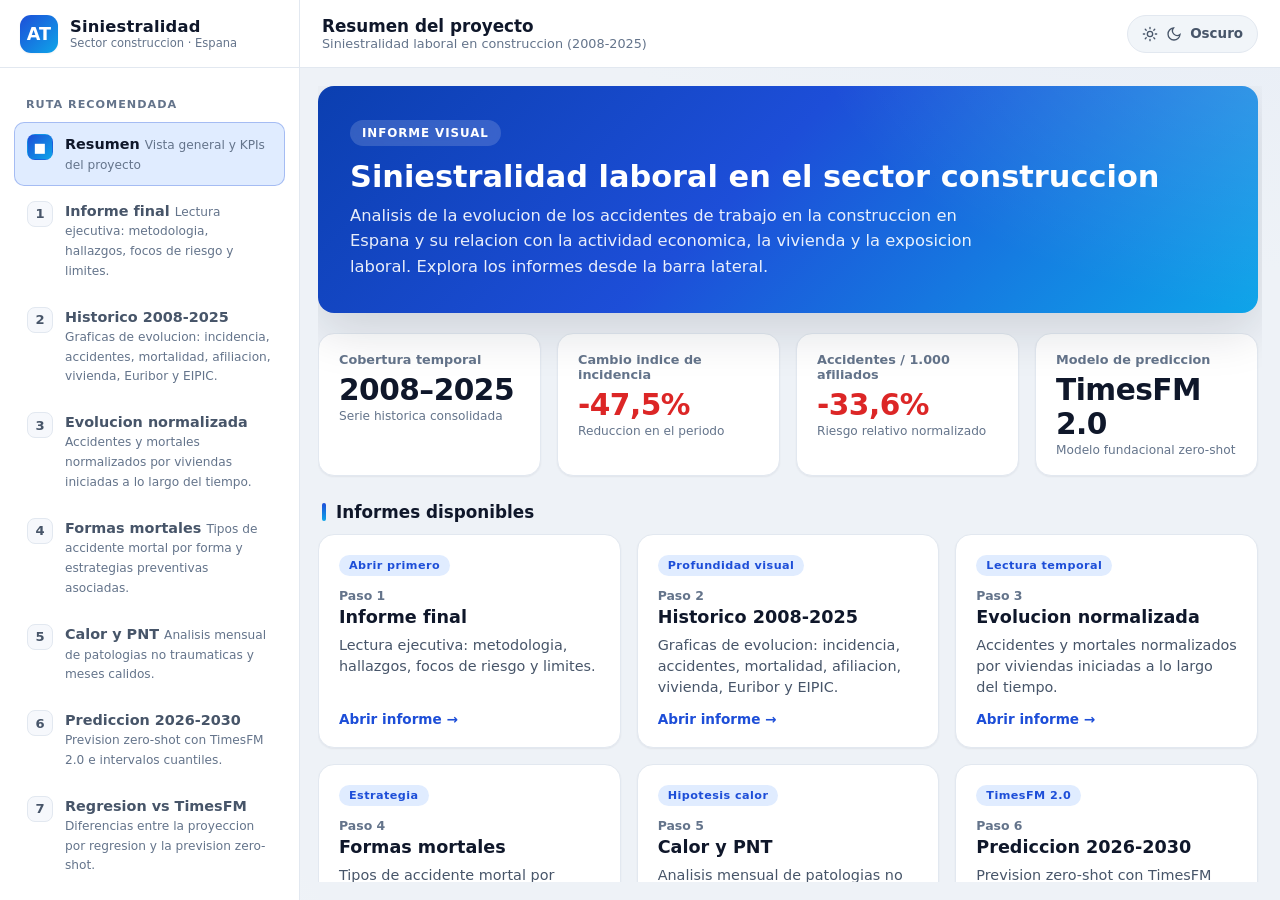
<file: index.html>
<!doctype html>
<html lang="es">
<head>
<meta charset="utf-8">
<meta name="viewport" content="width=device-width, initial-scale=1">
<title>Siniestralidad en Construccion | Dashboard</title>
<meta name="description" content="Dashboard de analisis de la siniestralidad laboral en el sector construccion en Espana (2008-2025).">
<link rel="stylesheet" href="assets/styles.css">
</head>
<body>
<div class="app">

  <!-- Marca -->
  <div class="brand">
    <div class="brand__logo">AT</div>
    <div>
      <div class="brand__name">Siniestralidad</div>
      <div class="brand__sub">Sector construccion &middot; Espana</div>
    </div>
  </div>

  <!-- Cabecera -->
  <header class="header">
    <button class="iconbtn iconbtn--icon menu-toggle" id="menu-toggle" aria-label="Abrir menu">
      <svg viewBox="0 0 24 24" fill="none" stroke="currentColor" stroke-width="2" stroke-linecap="round"><path d="M4 6h16M4 12h16M4 18h16"/></svg>
    </button>
    <div class="header__title">
      <h1 id="header-title">Resumen del proyecto</h1>
      <p id="header-sub">Siniestralidad laboral en construccion (2008-2025)</p>
    </div>
    <div class="header__spacer"></div>
    <button class="iconbtn" id="theme-toggle" aria-pressed="false" aria-label="Cambiar tema">
      <svg class="theme-sun" viewBox="0 0 24 24" fill="none" stroke="currentColor" stroke-width="2" stroke-linecap="round"><circle cx="12" cy="12" r="4"/><path d="M12 2v2M12 20v2M4.9 4.9l1.4 1.4M17.7 17.7l1.4 1.4M2 12h2M20 12h2M4.9 19.1l1.4-1.4M17.7 6.3l1.4-1.4"/></svg>
      <svg class="theme-moon" viewBox="0 0 24 24" fill="none" stroke="currentColor" stroke-width="2" stroke-linecap="round" hidden><path d="M21 12.8A9 9 0 1 1 11.2 3a7 7 0 0 0 9.8 9.8z"/></svg>
      <span class="theme-label">Oscuro</span>
    </button>
  </header>

  <!-- Barra lateral -->
  <aside class="sidebar" id="sidebar">
    <div class="nav-group__label">Ruta recomendada</div>
    <nav id="nav-list"></nav>
    <div class="sidebar__foot">
      Fuentes oficiales trazables: MITES, INSST, Seguridad Social, ISTAC, EIPIC y BCE.
      Version 1 &middot; base historica 2008-2025.
    </div>
  </aside>

  <!-- Contenido -->
  <main class="main">

    <!-- Vista: Resumen -->
    <section class="view overview" id="view-overview">
      <div class="hero">
        <span class="hero__tag">Informe visual</span>
        <h2>Siniestralidad laboral en el sector construccion</h2>
        <p>Analisis de la evolucion de los accidentes de trabajo en la construccion en Espana y su relacion con la actividad economica, la vivienda y la exposicion laboral. Explora los informes desde la barra lateral.</p>
      </div>

      <div class="kpis">
        <div class="kpi">
          <div class="kpi__label">Cobertura temporal</div>
          <div class="kpi__value">2008&ndash;2025</div>
          <div class="kpi__hint">Serie historica consolidada</div>
        </div>
        <div class="kpi">
          <div class="kpi__label">Cambio indice de incidencia</div>
          <div class="kpi__value neg">-47,5%</div>
          <div class="kpi__hint">Reduccion en el periodo</div>
        </div>
        <div class="kpi">
          <div class="kpi__label">Accidentes / 1.000 afiliados</div>
          <div class="kpi__value neg">-33,6%</div>
          <div class="kpi__hint">Riesgo relativo normalizado</div>
        </div>
        <div class="kpi">
          <div class="kpi__label">Modelo de prediccion</div>
          <div class="kpi__value">TimesFM 2.0</div>
          <div class="kpi__hint">Modelo fundacional zero-shot</div>
        </div>
      </div>

      <div class="section-title">Informes disponibles</div>
      <div class="cards" id="cards"></div>
    </section>

    <!-- Vista: Informe -->
    <section class="view viewer" id="view-report" hidden>
      <div class="viewer__bar">
        <span class="viewer__crumb">Informe / <b id="crumb-title">&mdash;</b></span>
        <div class="viewer__actions">
          <button class="iconbtn" id="open-new">
            <svg viewBox="0 0 24 24" fill="none" stroke="currentColor" stroke-width="2" stroke-linecap="round" stroke-linejoin="round"><path d="M14 3h7v7M10 14L21 3M21 14v5a2 2 0 0 1-2 2H5a2 2 0 0 1-2-2V5a2 2 0 0 1 2-2h5"/></svg>
            <span>Abrir aparte</span>
          </button>
          <button class="iconbtn iconbtn--icon" id="fullscreen" aria-label="Pantalla completa">
            <svg viewBox="0 0 24 24" fill="none" stroke="currentColor" stroke-width="2" stroke-linecap="round" stroke-linejoin="round"><path d="M8 3H5a2 2 0 0 0-2 2v3M16 3h3a2 2 0 0 1 2 2v3M8 21H5a2 2 0 0 1-2-2v-3M16 21h3a2 2 0 0 0 2-2v-3"/></svg>
          </button>
        </div>
      </div>
      <div class="viewer__frame-wrap">
        <div class="loader" id="loader"><div class="spinner"></div></div>
        <iframe id="report-frame" title="Informe" loading="lazy"></iframe>
      </div>
    </section>

  </main>

  <div class="backdrop" id="backdrop"></div>
</div>

<script src="assets/app.js"></script>
</body>
</html>
</file>
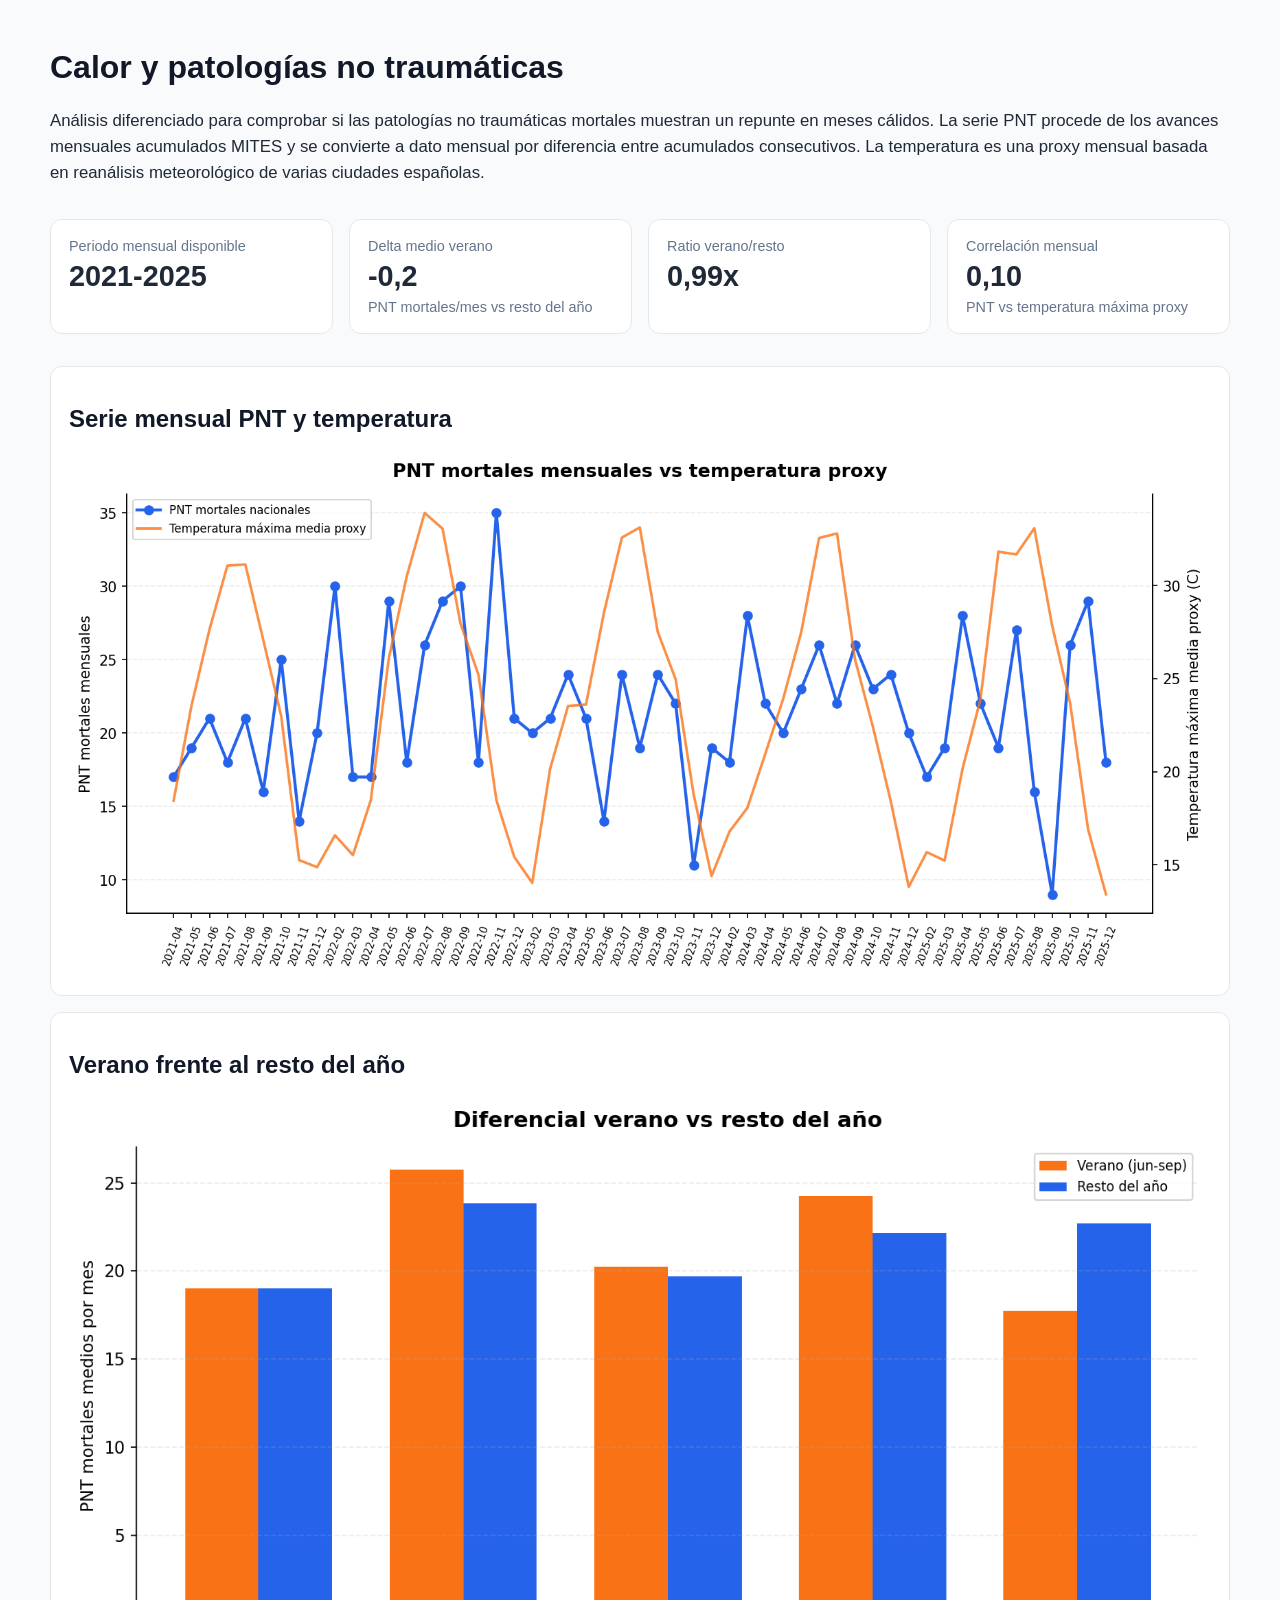
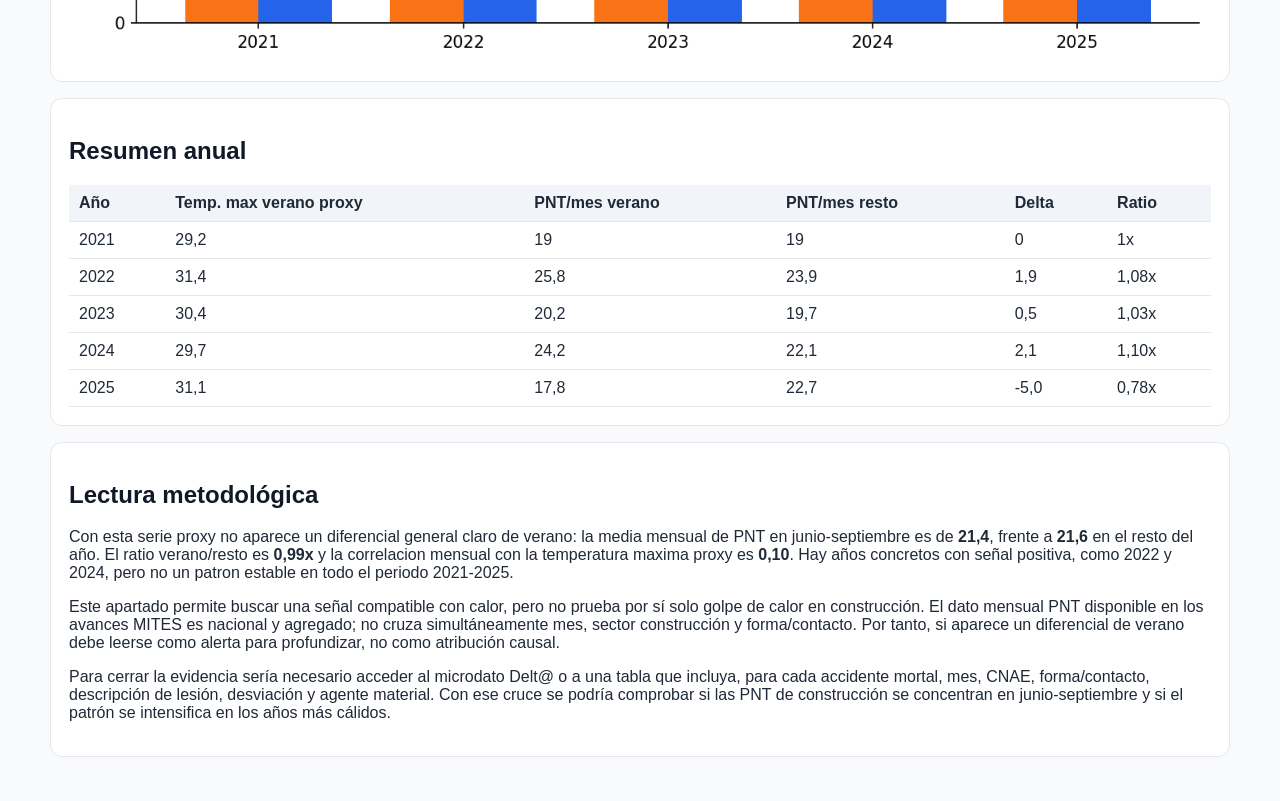
<file: reports/calor_pnt.html>
<!doctype html>
<html lang="es">
<head>
<meta charset="utf-8">
<meta name="viewport" content="width=device-width, initial-scale=1">
<title>Calor y PNT mortales</title>
<style>
body { font-family: Arial, sans-serif; margin: 0; background: #f8fafc; color: #1f2937; }
main { max-width: 1180px; margin: 0 auto; padding: 28px; }
h1, h2, h3 { color: #111827; }
.lead { font-size: 1.05rem; line-height: 1.55; }
.grid { display: grid; grid-template-columns: repeat(auto-fit, minmax(260px, 1fr)); gap: 16px; }
.card { background: #fff; border: 1px solid #e5e7eb; border-radius: 12px; padding: 18px; margin: 16px 0; }
.stat { font-size: 1.8rem; font-weight: 700; margin: 6px 0; }
.caption { color: #64748b; font-size: .9rem; }
img { max-width: 100%; height: auto; display: block; }
table { width: 100%; border-collapse: collapse; background: #fff; }
th, td { border-bottom: 1px solid #e5e7eb; padding: 9px 10px; text-align: left; }
th { background: #f1f5f9; }
code { background: #eef2f7; padding: 2px 4px; border-radius: 4px; }
</style>
</head>
<body><main>
<h1>Calor y patologías no traumáticas</h1>
<p class="lead">Análisis diferenciado para comprobar si las patologías no traumáticas mortales muestran un repunte en meses cálidos. La serie PNT procede de los avances mensuales acumulados MITES y se convierte a dato mensual por diferencia entre acumulados consecutivos. La temperatura es una proxy mensual basada en reanálisis meteorológico de varias ciudades españolas.</p>
<div class="grid">
  <div class="card"><div class="caption">Periodo mensual disponible</div><div class="stat">2021-2025</div></div>
  <div class="card"><div class="caption">Delta medio verano</div><div class="stat">-0,2</div><div class="caption">PNT mortales/mes vs resto del año</div></div>
  <div class="card"><div class="caption">Ratio verano/resto</div><div class="stat">0,99x</div></div>
  <div class="card"><div class="caption">Correlación mensual</div><div class="stat">0,10</div><div class="caption">PNT vs temperatura máxima proxy</div></div>
</div>
<section class="card"><h2>Serie mensual PNT y temperatura</h2><img src="[data-uri]" alt="PNT mortales mensuales y temperatura proxy"></section>
<section class="card"><h2>Verano frente al resto del año</h2><img src="[data-uri]" alt="Diferencial verano frente a resto del año"></section>
<section class="card"><h2>Resumen anual</h2><table><thead><tr><th>Año</th><th>Temp. max verano proxy</th><th>PNT/mes verano</th><th>PNT/mes resto</th><th>Delta</th><th>Ratio</th></tr></thead><tbody><tr><td>2021</td><td>29,2</td><td>19</td><td>19</td><td>0</td><td>1x</td></tr><tr><td>2022</td><td>31,4</td><td>25,8</td><td>23,9</td><td>1,9</td><td>1,08x</td></tr><tr><td>2023</td><td>30,4</td><td>20,2</td><td>19,7</td><td>0,5</td><td>1,03x</td></tr><tr><td>2024</td><td>29,7</td><td>24,2</td><td>22,1</td><td>2,1</td><td>1,10x</td></tr><tr><td>2025</td><td>31,1</td><td>17,8</td><td>22,7</td><td>-5,0</td><td>0,78x</td></tr></tbody></table></section>
<section class="card"><h2>Lectura metodológica</h2>
<p>Con esta serie proxy no aparece un diferencial general claro de verano: la media mensual de PNT en junio-septiembre es de <strong>21,4</strong>, frente a <strong>21,6</strong> en el resto del año. El ratio verano/resto es <strong>0,99x</strong> y la correlacion mensual con la temperatura maxima proxy es <strong>0,10</strong>. Hay años concretos con señal positiva, como 2022 y 2024, pero no un patron estable en todo el periodo 2021-2025.</p>
<p>Este apartado permite buscar una señal compatible con calor, pero no prueba por sí solo golpe de calor en construcción. El dato mensual PNT disponible en los avances MITES es nacional y agregado; no cruza simultáneamente mes, sector construcción y forma/contacto. Por tanto, si aparece un diferencial de verano debe leerse como alerta para profundizar, no como atribución causal.</p>
<p>Para cerrar la evidencia sería necesario acceder al microdato Delt@ o a una tabla que incluya, para cada accidente mortal, mes, CNAE, forma/contacto, descripción de lesión, desviación y agente material. Con ese cruce se podría comprobar si las PNT de construcción se concentran en junio-septiembre y si el patrón se intensifica en los años más cálidos.</p>
</section>
</main></body>
</html>
</file>
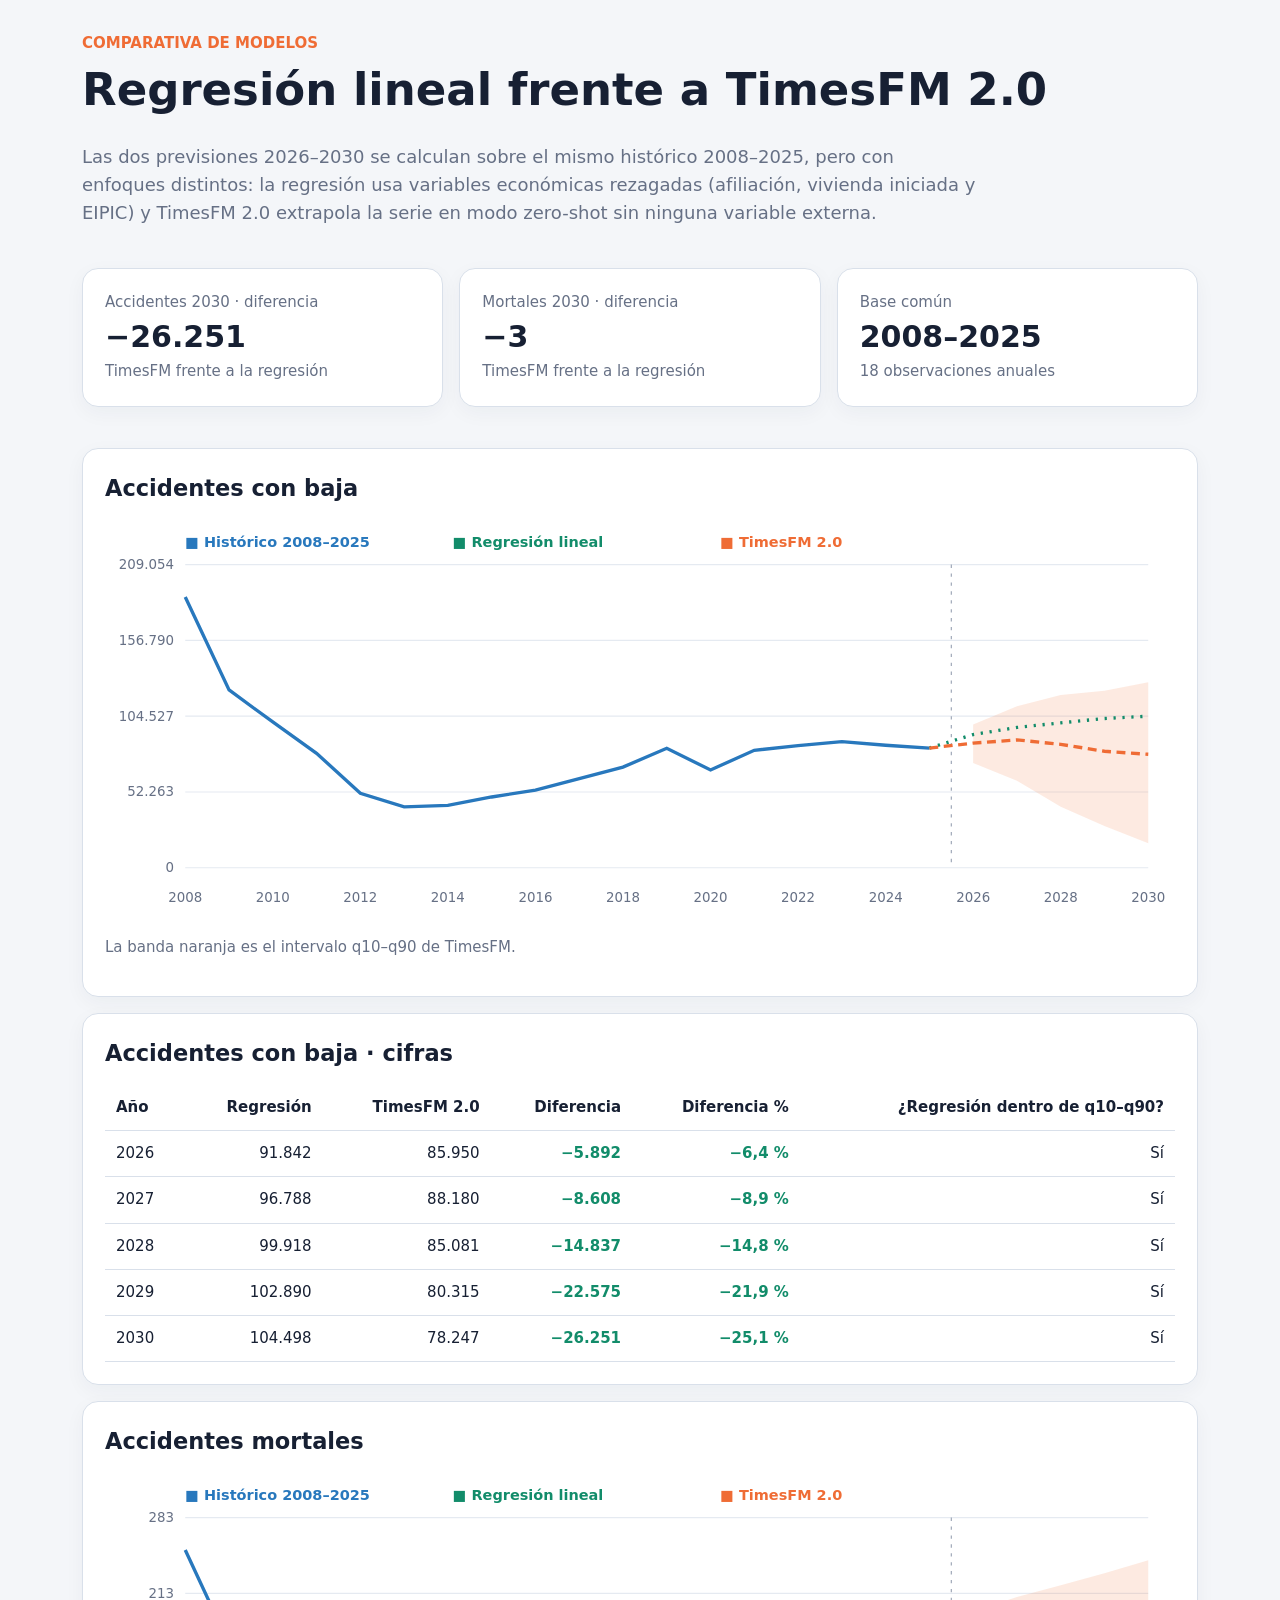
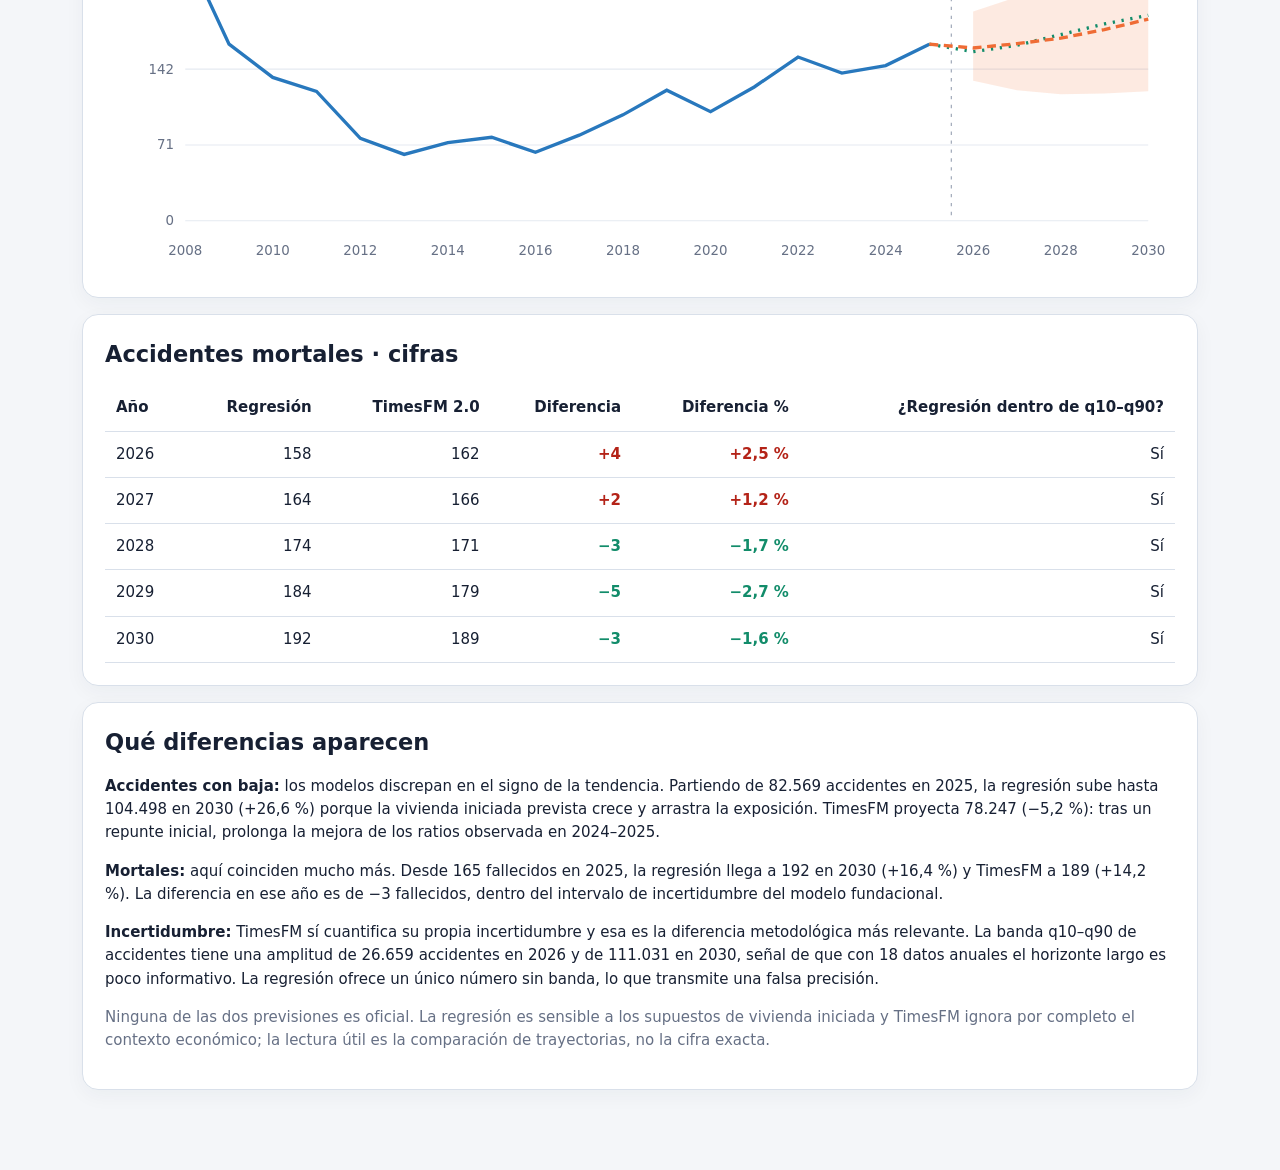
<file: reports/comparativa_modelos.html>
<!doctype html>
<html lang="es"><head><meta charset="utf-8"><meta name="viewport" content="width=device-width,initial-scale=1">
<title>Regresión frente a TimesFM 2.0</title>
<style>
:root{--ink:#172033;--muted:#667085;--card:#fff;--line:#d9e0ea;--brand:#ef6c35;--blue:#2878bd;--green:#128c6a}
*{box-sizing:border-box} body{margin:0;background:#f4f6f9;color:var(--ink);font:15px/1.55 system-ui,sans-serif}
main{max-width:1160px;margin:auto;padding:32px 22px 64px} h1{font-size:clamp(28px,4vw,45px);margin:0 0 8px}
h2{margin:0 0 14px} .lead{font-size:18px;color:var(--muted);max-width:900px}
.kpis{display:grid;grid-template-columns:repeat(3,1fr);gap:16px;margin:25px 0}
.card{background:var(--card);border:1px solid var(--line);border-radius:16px;padding:22px;margin:16px 0;box-shadow:0 6px 20px #1b263b0b}
.kpi strong{display:block;font-size:30px} .kpi span,.note{color:var(--muted)} .tag{color:var(--brand);font-weight:750}
.chart{display:block;width:100%;min-height:260px} .grid line{stroke:#e5eaf1} .grid text,.axis text{fill:#667085;font-size:12px}
.actual,.serie{fill:none;stroke-width:3} .actual{stroke:var(--blue)}
.serie-timesfm{stroke:var(--brand);stroke-dasharray:8 5} .serie-regresion{stroke:var(--green);stroke-dasharray:2 6}
.band{fill:#ef6c3525} .divider{stroke:#98a2b3;stroke-dasharray:3 5}
.legend text{font-size:13px;font-weight:700} .legend .l-actual{fill:var(--blue)} .legend .l-timesfm{fill:var(--brand)} .legend .l-regresion{fill:var(--green)}
table{width:100%;border-collapse:collapse} th,td{padding:11px;border-bottom:1px solid var(--line);text-align:right}
th:first-child,td:first-child{text-align:left} .up{color:#b42318;font-weight:650} .down{color:#128c6a;font-weight:650}
code{background:#eef2f6;padding:2px 5px;border-radius:4px} @media(max-width:700px){.kpis{grid-template-columns:1fr}.card{overflow:auto}}
</style></head><body><main>
<span class="tag">COMPARATIVA DE MODELOS</span>
<h1>Regresión lineal frente a TimesFM 2.0</h1>
<p class="lead">Las dos previsiones 2026–2030 se calculan sobre el mismo histórico 2008–2025, pero con enfoques distintos: la regresión usa variables económicas rezagadas (afiliación, vivienda iniciada y EIPIC) y TimesFM 2.0 extrapola la serie en modo zero-shot sin ninguna variable externa.</p>
<section class="kpis">
  <div class="card kpi"><span>Accidentes 2030 · diferencia</span><strong>−26.251</strong><span>TimesFM frente a la regresión</span></div>
  <div class="card kpi"><span>Mortales 2030 · diferencia</span><strong>−3</strong><span>TimesFM frente a la regresión</span></div>
  <div class="card kpi"><span>Base común</span><strong>2008–2025</strong><span>18 observaciones anuales</span></div>
</section>

<section class="card"><h2>Accidentes con baja</h2>
    <svg class="chart" viewBox="0 0 960 360" role="img" aria-label="Comparativa de accidentes con baja">
      <g class="grid"><line x1="72" y1="312.0" x2="936" y2="312.0"/><text x="62" y="316.0" text-anchor="end">0</text><line x1="72" y1="244.0" x2="936" y2="244.0"/><text x="62" y="248.0" text-anchor="end">52.263</text><line x1="72" y1="176.0" x2="936" y2="176.0"/><text x="62" y="180.0" text-anchor="end">104.527</text><line x1="72" y1="108.0" x2="936" y2="108.0"/><text x="62" y="112.0" text-anchor="end">156.790</text><line x1="72" y1="40.0" x2="936" y2="40.0"/><text x="62" y="44.0" text-anchor="end">209.054</text></g>
      <line class="divider" x1="759.3" y1="40" x2="759.3" y2="312"/>
      <polygon class="band" points="778.9,183.4 818.2,167.2 857.5,157.0 896.7,153.2 936.0,145.6 936.0,290.1 896.7,274.5 857.5,257.2 818.2,233.9 778.9,218.1"/>
      <polyline class="actual" points="72.0,69.1 111.3,152.5 150.5,181.2 189.8,209.3 229.1,245.2 268.4,257.4 307.6,256.0 346.9,248.5 386.2,242.3 425.5,232.1 464.7,221.7 504.0,204.8 543.3,224.3 582.5,206.6 621.8,202.5 661.1,198.9 700.4,202.1 739.6,204.6"/>
      <polyline class="serie serie-regresion" points="739.6,204.6 778.9,192.5 818.2,186.1 857.5,182.0 896.7,178.1 936.0,176.0"/><polyline class="serie serie-timesfm" points="739.6,204.6 778.9,200.2 818.2,197.3 857.5,201.3 896.7,207.5 936.0,210.2"/>
      <g class="axis"><text x="72.0" y="343" text-anchor="middle">2008</text><text x="150.5" y="343" text-anchor="middle">2010</text><text x="229.1" y="343" text-anchor="middle">2012</text><text x="307.6" y="343" text-anchor="middle">2014</text><text x="386.2" y="343" text-anchor="middle">2016</text><text x="464.7" y="343" text-anchor="middle">2018</text><text x="543.3" y="343" text-anchor="middle">2020</text><text x="621.8" y="343" text-anchor="middle">2022</text><text x="700.4" y="343" text-anchor="middle">2024</text><text x="778.9" y="343" text-anchor="middle">2026</text><text x="857.5" y="343" text-anchor="middle">2028</text><text x="936.0" y="343" text-anchor="middle">2030</text></g>
      <g class="legend"><text class="l-actual" x="72" y="24">■ Histórico 2008–2025</text><text class="l-regresion" x="312" y="24">■ Regresión lineal</text><text class="l-timesfm" x="552" y="24">■ TimesFM 2.0</text></g>
    </svg>
<p class="note">La banda naranja es el intervalo q10–q90 de TimesFM.</p></section>
<section class="card"><h2>Accidentes con baja · cifras</h2>
<table><thead><tr><th>Año</th><th>Regresión</th><th>TimesFM 2.0</th><th>Diferencia</th><th>Diferencia %</th><th>¿Regresión dentro de q10–q90?</th></tr></thead><tbody><tr><td>2026</td><td>91.842</td><td>85.950</td><td class="down">−5.892</td><td class="down">−6,4 %</td><td>Sí</td></tr><tr><td>2027</td><td>96.788</td><td>88.180</td><td class="down">−8.608</td><td class="down">−8,9 %</td><td>Sí</td></tr><tr><td>2028</td><td>99.918</td><td>85.081</td><td class="down">−14.837</td><td class="down">−14,8 %</td><td>Sí</td></tr><tr><td>2029</td><td>102.890</td><td>80.315</td><td class="down">−22.575</td><td class="down">−21,9 %</td><td>Sí</td></tr><tr><td>2030</td><td>104.498</td><td>78.247</td><td class="down">−26.251</td><td class="down">−25,1 %</td><td>Sí</td></tr></tbody></table></section>

<section class="card"><h2>Accidentes mortales</h2>
    <svg class="chart" viewBox="0 0 960 360" role="img" aria-label="Comparativa de accidentes mortales">
      <g class="grid"><line x1="72" y1="312.0" x2="936" y2="312.0"/><text x="62" y="316.0" text-anchor="end">0</text><line x1="72" y1="244.0" x2="936" y2="244.0"/><text x="62" y="248.0" text-anchor="end">71</text><line x1="72" y1="176.0" x2="936" y2="176.0"/><text x="62" y="180.0" text-anchor="end">142</text><line x1="72" y1="108.0" x2="936" y2="108.0"/><text x="62" y="112.0" text-anchor="end">213</text><line x1="72" y1="40.0" x2="936" y2="40.0"/><text x="62" y="44.0" text-anchor="end">283</text></g>
      <line class="divider" x1="759.3" y1="40" x2="759.3" y2="312"/>
      <polygon class="band" points="778.9,124.3 818.2,111.2 857.5,100.6 896.7,90.0 936.0,78.2 936.0,195.9 896.7,197.8 857.5,198.4 818.2,195.0 778.9,186.3"/>
      <polyline class="actual" points="72.0,69.1 111.3,153.6 150.5,183.4 189.8,195.9 229.1,238.1 268.4,252.5 307.6,241.9 346.9,237.1 386.2,250.6 425.5,235.2 464.7,217.0 504.0,194.9 543.3,214.1 582.5,192.0 621.8,165.1 661.1,179.5 700.4,172.8 739.6,153.6"/>
      <polyline class="serie serie-regresion" points="739.6,153.6 778.9,160.3 818.2,154.6 857.5,145.0 896.7,135.4 936.0,127.7"/><polyline class="serie serie-timesfm" points="739.6,153.6 778.9,157.0 818.2,153.1 857.5,148.2 896.7,140.5 936.0,131.1"/>
      <g class="axis"><text x="72.0" y="343" text-anchor="middle">2008</text><text x="150.5" y="343" text-anchor="middle">2010</text><text x="229.1" y="343" text-anchor="middle">2012</text><text x="307.6" y="343" text-anchor="middle">2014</text><text x="386.2" y="343" text-anchor="middle">2016</text><text x="464.7" y="343" text-anchor="middle">2018</text><text x="543.3" y="343" text-anchor="middle">2020</text><text x="621.8" y="343" text-anchor="middle">2022</text><text x="700.4" y="343" text-anchor="middle">2024</text><text x="778.9" y="343" text-anchor="middle">2026</text><text x="857.5" y="343" text-anchor="middle">2028</text><text x="936.0" y="343" text-anchor="middle">2030</text></g>
      <g class="legend"><text class="l-actual" x="72" y="24">■ Histórico 2008–2025</text><text class="l-regresion" x="312" y="24">■ Regresión lineal</text><text class="l-timesfm" x="552" y="24">■ TimesFM 2.0</text></g>
    </svg></section>
<section class="card"><h2>Accidentes mortales · cifras</h2>
<table><thead><tr><th>Año</th><th>Regresión</th><th>TimesFM 2.0</th><th>Diferencia</th><th>Diferencia %</th><th>¿Regresión dentro de q10–q90?</th></tr></thead><tbody><tr><td>2026</td><td>158</td><td>162</td><td class="up">+4</td><td class="up">+2,5 %</td><td>Sí</td></tr><tr><td>2027</td><td>164</td><td>166</td><td class="up">+2</td><td class="up">+1,2 %</td><td>Sí</td></tr><tr><td>2028</td><td>174</td><td>171</td><td class="down">−3</td><td class="down">−1,7 %</td><td>Sí</td></tr><tr><td>2029</td><td>184</td><td>179</td><td class="down">−5</td><td class="down">−2,7 %</td><td>Sí</td></tr><tr><td>2030</td><td>192</td><td>189</td><td class="down">−3</td><td class="down">−1,6 %</td><td>Sí</td></tr></tbody></table></section>

<section class="card"><h2>Qué diferencias aparecen</h2>
<p><strong>Accidentes con baja:</strong> los modelos discrepan en el signo de la tendencia. Partiendo de 82.569 accidentes en 2025, la regresión sube hasta 104.498 en 2030 (+26,6 %) porque la vivienda iniciada prevista crece y arrastra la exposición. TimesFM proyecta 78.247 (−5,2 %): tras un repunte inicial, prolonga la mejora de los ratios observada en 2024–2025.</p>
<p><strong>Mortales:</strong> aquí coinciden mucho más. Desde 165 fallecidos en 2025, la regresión llega a 192 en 2030 (+16,4 %) y TimesFM a 189 (+14,2 %). La diferencia en ese año es de −3 fallecidos, dentro del intervalo de incertidumbre del modelo fundacional.</p>
<p><strong>Incertidumbre:</strong> TimesFM sí cuantifica su propia incertidumbre y esa es la diferencia metodológica más relevante. La banda q10–q90 de accidentes tiene una amplitud de 26.659 accidentes en 2026 y de 111.031 en 2030, señal de que con 18 datos anuales el horizonte largo es poco informativo. La regresión ofrece un único número sin banda, lo que transmite una falsa precisión.</p>
<p class="note">Ninguna de las dos previsiones es oficial. La regresión es sensible a los supuestos de vivienda iniciada y TimesFM ignora por completo el contexto económico; la lectura útil es la comparación de trayectorias, no la cifra exacta.</p>
</section>
</main></body></html>
</file>
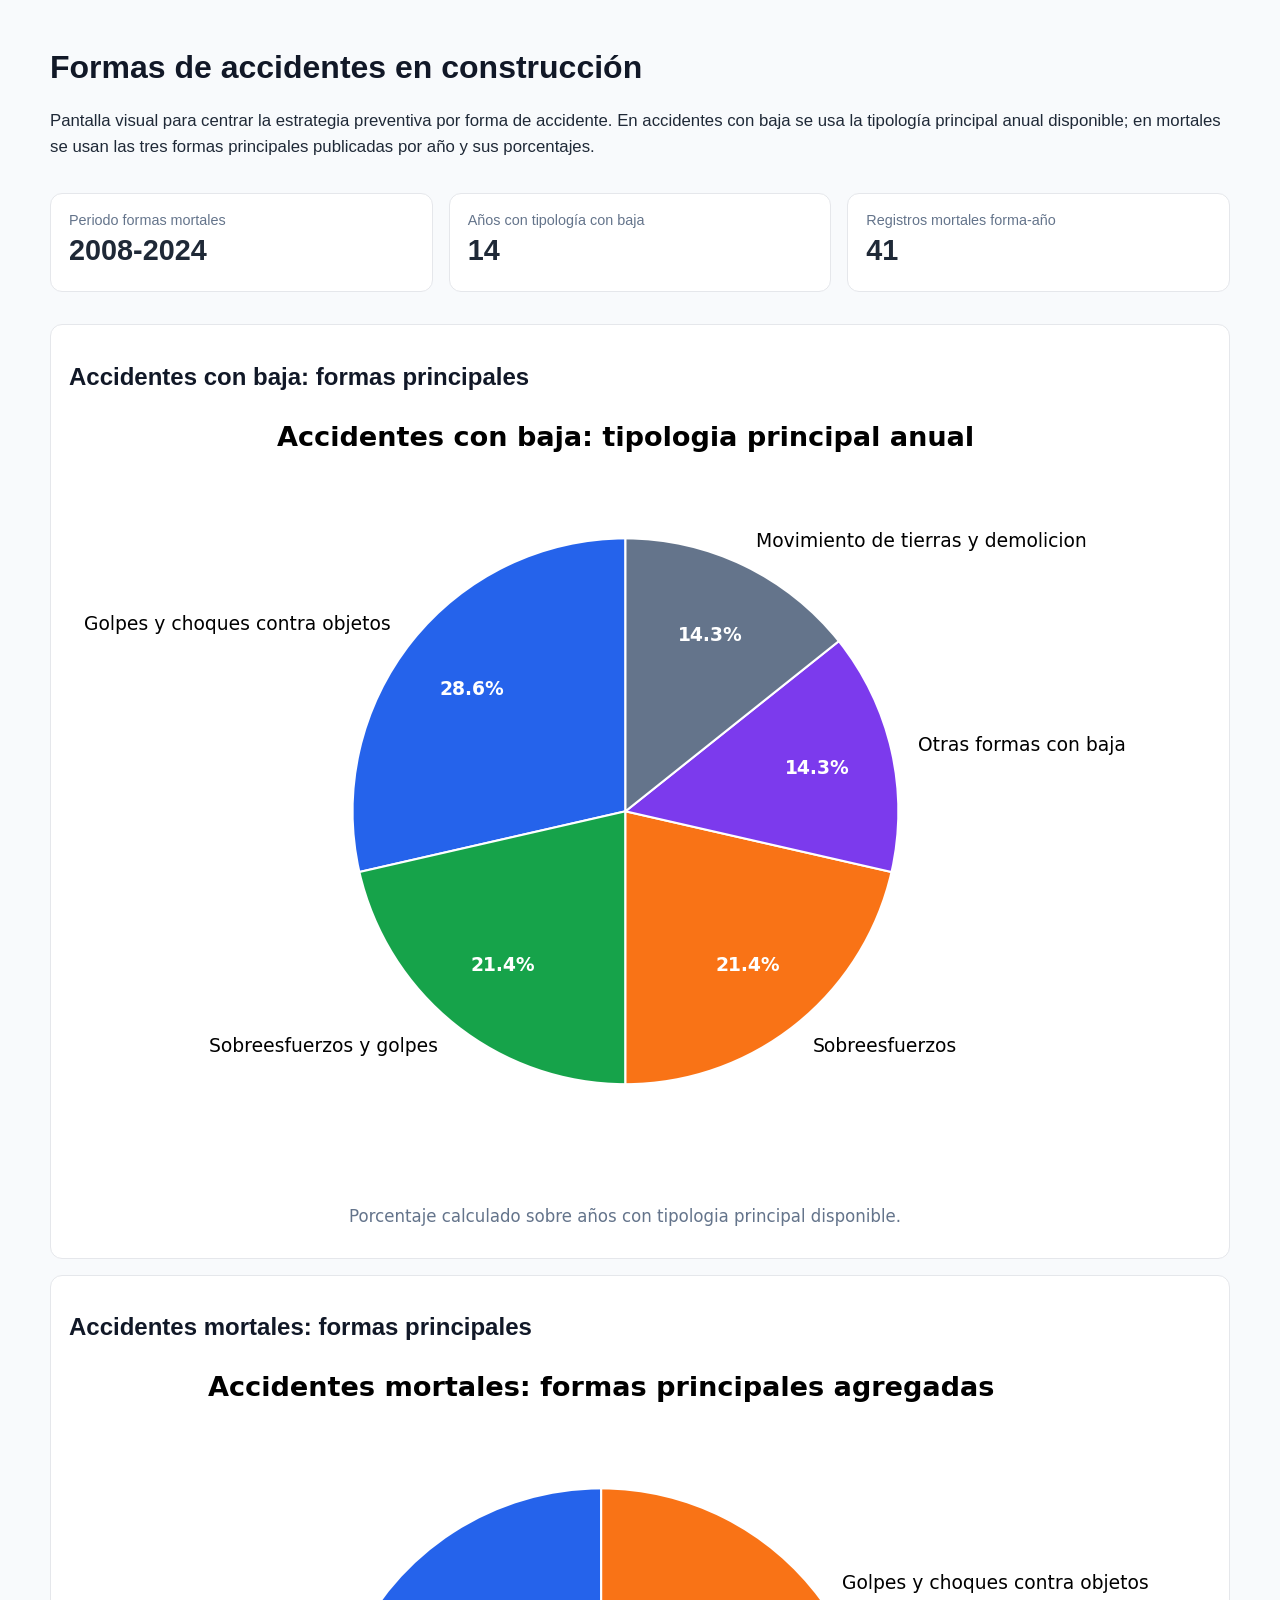
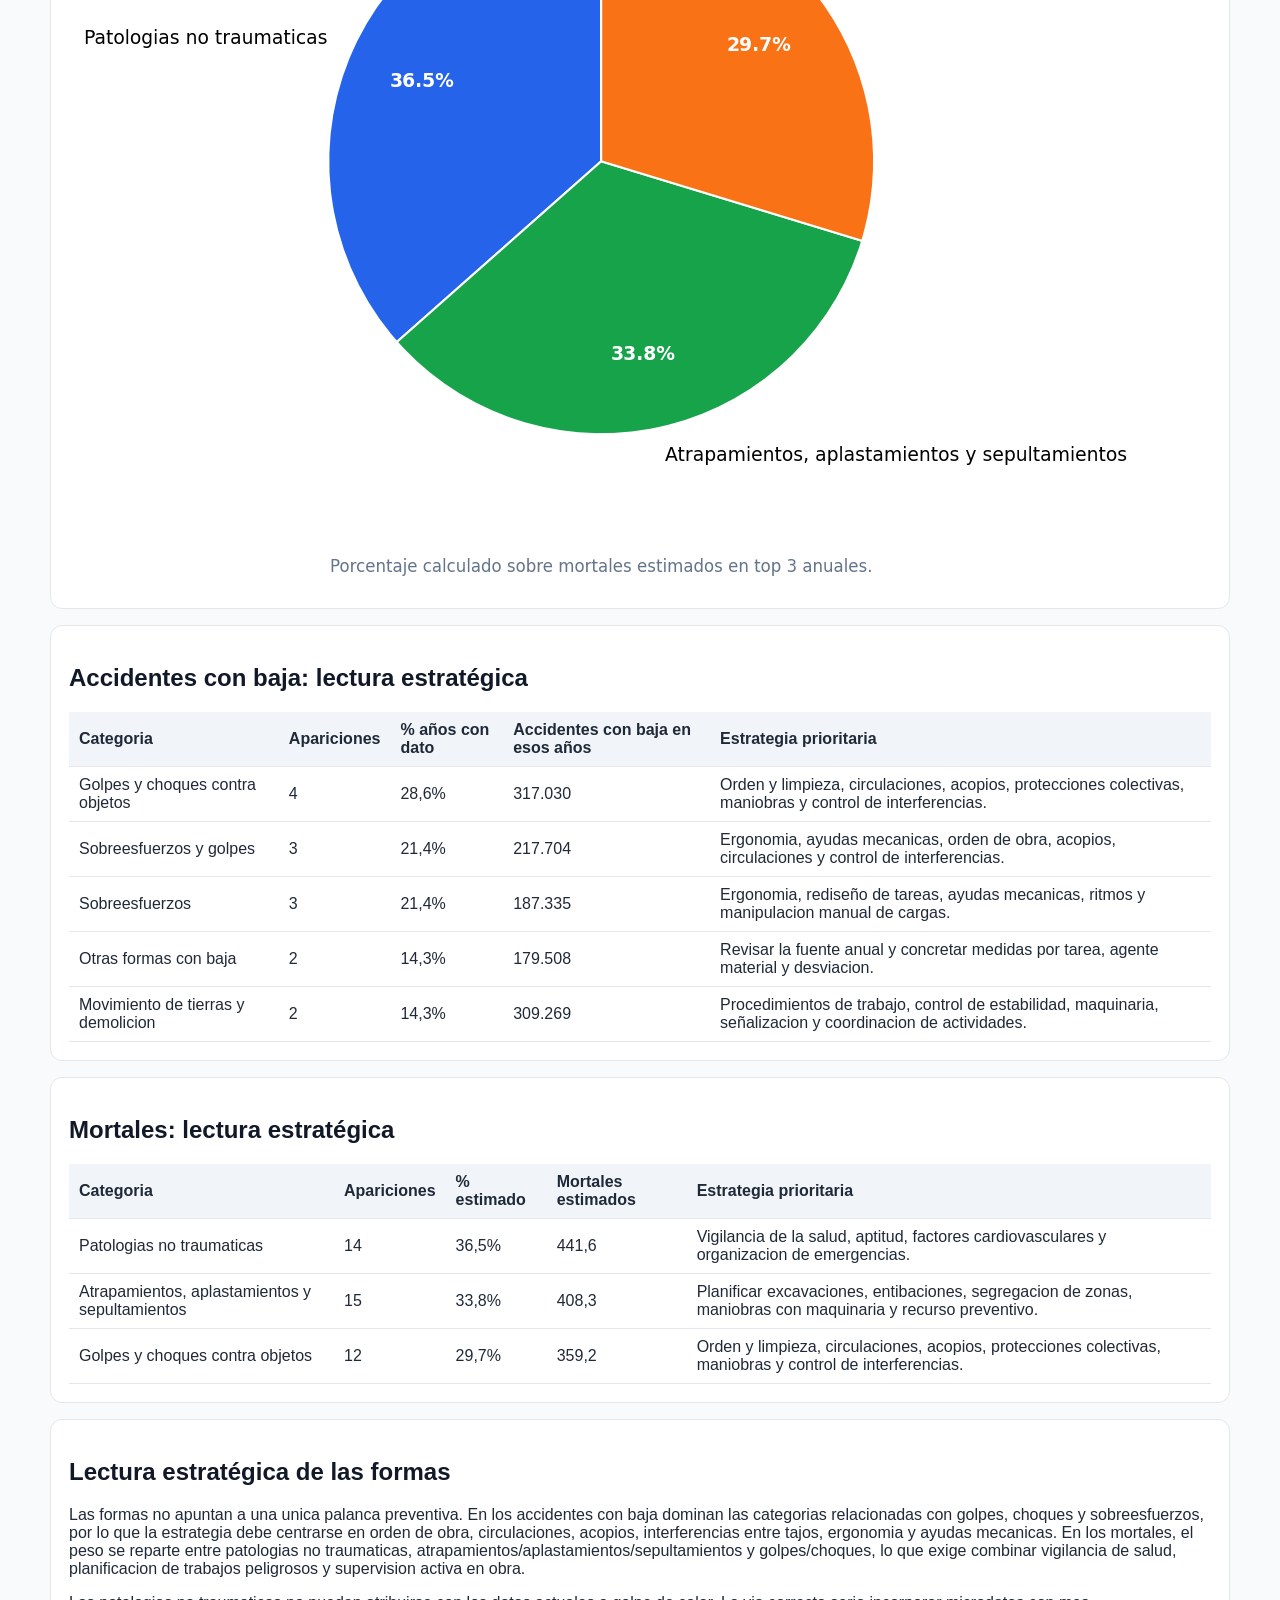
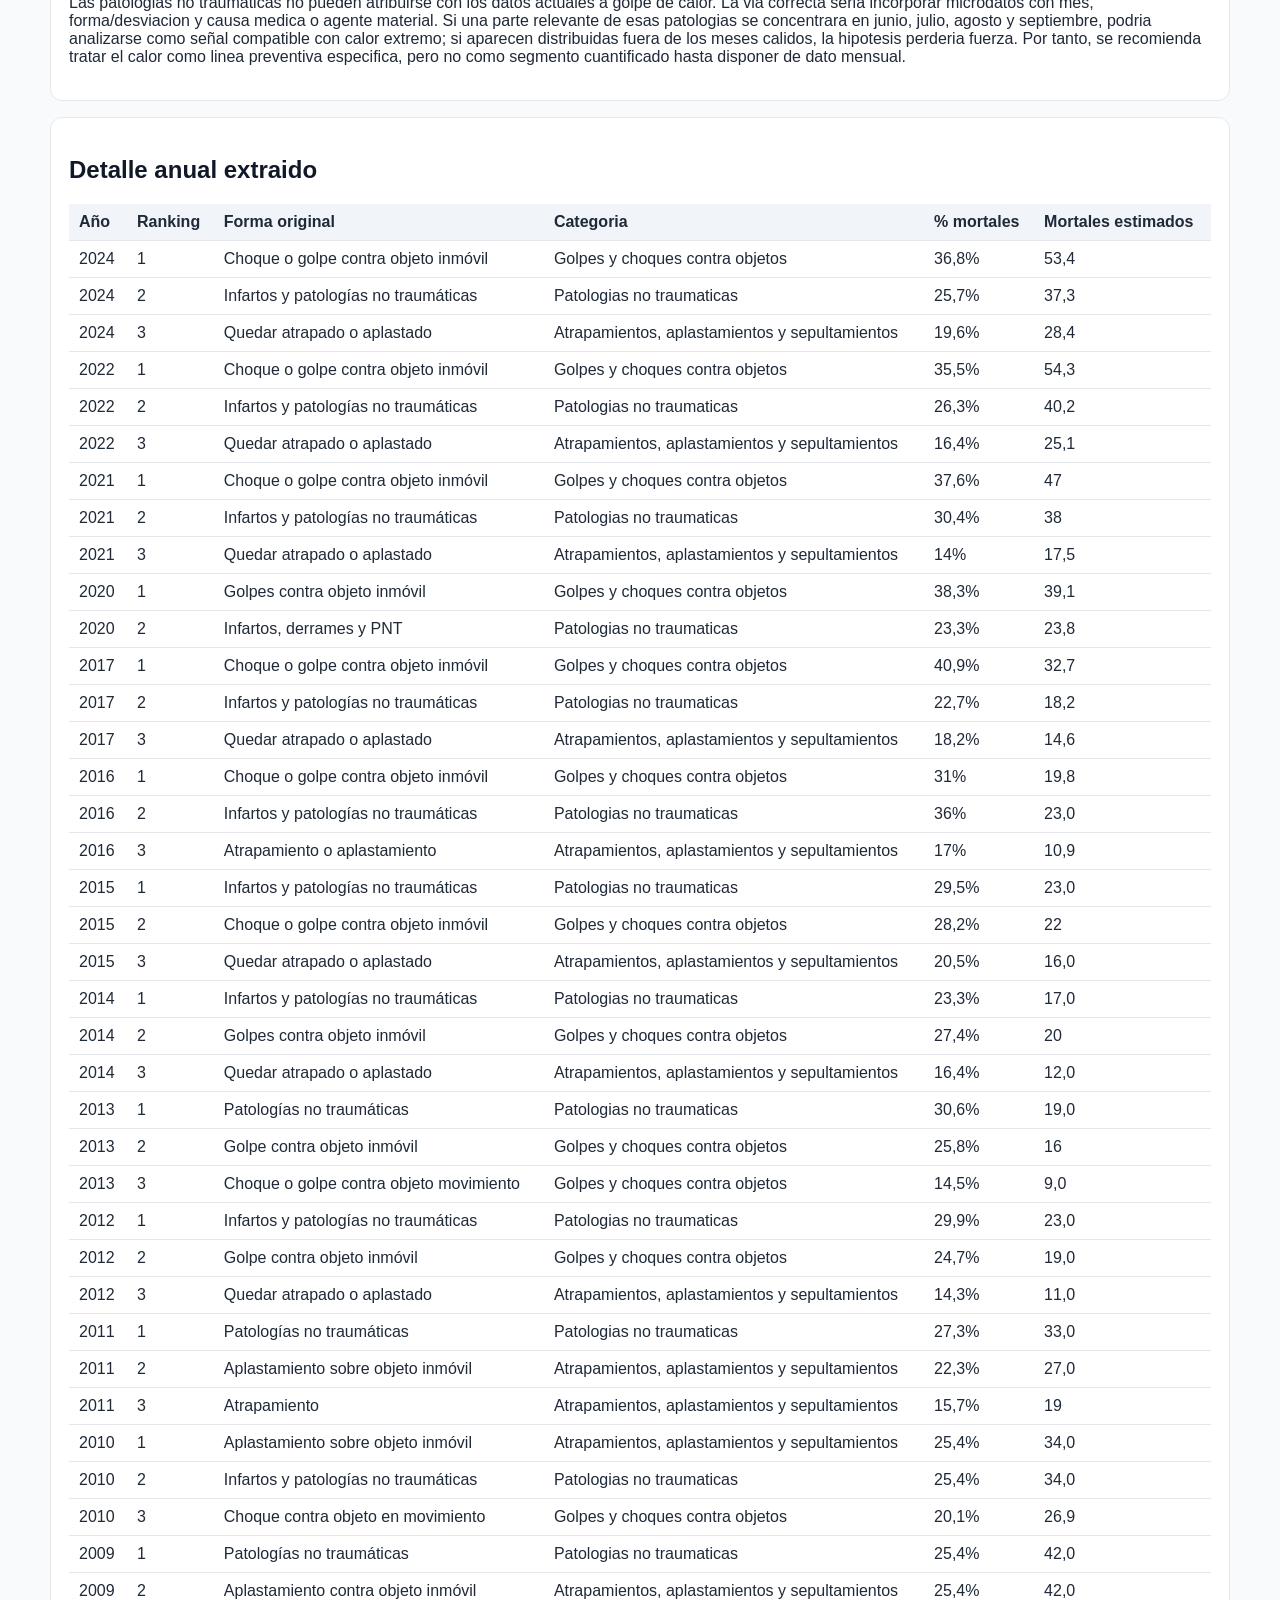
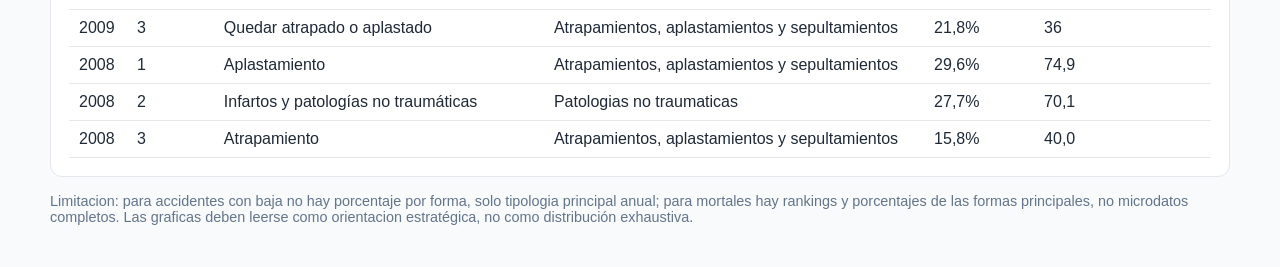
<file: reports/formas_mortales.html>
<!doctype html>
<html lang="es">
<head>
<meta charset="utf-8">
<meta name="viewport" content="width=device-width, initial-scale=1">
<title>Formas de accidentes en construcción</title>
<style>
body { font-family: Arial, sans-serif; margin: 0; background: #f8fafc; color: #1f2937; }
main { max-width: 1180px; margin: 0 auto; padding: 28px; }
h1, h2, h3 { color: #111827; }
.lead { font-size: 1.05rem; line-height: 1.55; }
.grid { display: grid; grid-template-columns: repeat(auto-fit, minmax(260px, 1fr)); gap: 16px; }
.card { background: #fff; border: 1px solid #e5e7eb; border-radius: 12px; padding: 18px; margin: 16px 0; }
.stat { font-size: 1.8rem; font-weight: 700; margin: 6px 0; }
.caption { color: #64748b; font-size: .9rem; }
img { max-width: 100%; height: auto; display: block; }
table { width: 100%; border-collapse: collapse; background: #fff; }
th, td { border-bottom: 1px solid #e5e7eb; padding: 9px 10px; text-align: left; }
th { background: #f1f5f9; }
code { background: #eef2f7; padding: 2px 4px; border-radius: 4px; }
</style>
</head>
<body><main>
<h1>Formas de accidentes en construcción</h1>
<p class="lead">Pantalla visual para centrar la estrategia preventiva por forma de accidente. En accidentes con baja se usa la tipología principal anual disponible; en mortales se usan las tres formas principales publicadas por año y sus porcentajes.</p>
<div class="grid">
  <div class="card"><div class="caption">Periodo formas mortales</div><div class="stat">2008-2024</div></div>
  <div class="card"><div class="caption">Años con tipología con baja</div><div class="stat">14</div></div>
  <div class="card"><div class="caption">Registros mortales forma-año</div><div class="stat">41</div></div>
</div>
<section class="card"><h2>Accidentes con baja: formas principales</h2><img src="[data-uri]" alt="Accidentes con baja por tipología principal anual"></section>
<section class="card"><h2>Accidentes mortales: formas principales</h2><img src="[data-uri]" alt="Accidentes mortales por forma principal agregada"></section>
<section class="card"><h2>Accidentes con baja: lectura estratégica</h2><table><thead><tr><th>Categoria</th><th>Apariciones</th><th>% años con dato</th><th>Accidentes con baja en esos años</th><th>Estrategia prioritaria</th></tr></thead><tbody><tr><td>Golpes y choques contra objetos</td><td>4</td><td>28,6%</td><td>317.030</td><td>Orden y limpieza, circulaciones, acopios, protecciones colectivas, maniobras y control de interferencias.</td></tr><tr><td>Sobreesfuerzos y golpes</td><td>3</td><td>21,4%</td><td>217.704</td><td>Ergonomia, ayudas mecanicas, orden de obra, acopios, circulaciones y control de interferencias.</td></tr><tr><td>Sobreesfuerzos</td><td>3</td><td>21,4%</td><td>187.335</td><td>Ergonomia, rediseño de tareas, ayudas mecanicas, ritmos y manipulacion manual de cargas.</td></tr><tr><td>Otras formas con baja</td><td>2</td><td>14,3%</td><td>179.508</td><td>Revisar la fuente anual y concretar medidas por tarea, agente material y desviacion.</td></tr><tr><td>Movimiento de tierras y demolicion</td><td>2</td><td>14,3%</td><td>309.269</td><td>Procedimientos de trabajo, control de estabilidad, maquinaria, señalizacion y coordinacion de actividades.</td></tr></tbody></table></section>
<section class="card"><h2>Mortales: lectura estratégica</h2><table><thead><tr><th>Categoria</th><th>Apariciones</th><th>% estimado</th><th>Mortales estimados</th><th>Estrategia prioritaria</th></tr></thead><tbody><tr><td>Patologias no traumaticas</td><td>14</td><td>36,5%</td><td>441,6</td><td>Vigilancia de la salud, aptitud, factores cardiovasculares y organizacion de emergencias.</td></tr><tr><td>Atrapamientos, aplastamientos y sepultamientos</td><td>15</td><td>33,8%</td><td>408,3</td><td>Planificar excavaciones, entibaciones, segregacion de zonas, maniobras con maquinaria y recurso preventivo.</td></tr><tr><td>Golpes y choques contra objetos</td><td>12</td><td>29,7%</td><td>359,2</td><td>Orden y limpieza, circulaciones, acopios, protecciones colectivas, maniobras y control de interferencias.</td></tr></tbody></table></section>
<section class="card"><h2>Lectura estratégica de las formas</h2>
<p>Las formas no apuntan a una unica palanca preventiva. En los accidentes con baja dominan las categorias relacionadas con golpes, choques y sobreesfuerzos, por lo que la estrategia debe centrarse en orden de obra, circulaciones, acopios, interferencias entre tajos, ergonomia y ayudas mecanicas. En los mortales, el peso se reparte entre patologias no traumaticas, atrapamientos/aplastamientos/sepultamientos y golpes/choques, lo que exige combinar vigilancia de salud, planificacion de trabajos peligrosos y supervision activa en obra.</p>
<p>Las patologias no traumaticas no pueden atribuirse con los datos actuales a golpe de calor. La via correcta seria incorporar microdatos con mes, forma/desviacion y causa medica o agente material. Si una parte relevante de esas patologias se concentrara en junio, julio, agosto y septiembre, podria analizarse como señal compatible con calor extremo; si aparecen distribuidas fuera de los meses calidos, la hipotesis perderia fuerza. Por tanto, se recomienda tratar el calor como linea preventiva especifica, pero no como segmento cuantificado hasta disponer de dato mensual.</p>
</section>
<section class="card"><h2>Detalle anual extraido</h2><table><thead><tr><th>Año</th><th>Ranking</th><th>Forma original</th><th>Categoria</th><th>% mortales</th><th>Mortales estimados</th></tr></thead><tbody><tr><td>2024</td><td>1</td><td>Choque o golpe contra objeto inmóvil</td><td>Golpes y choques contra objetos</td><td>36,8%</td><td>53,4</td></tr><tr><td>2024</td><td>2</td><td>Infartos y patologías no traumáticas</td><td>Patologias no traumaticas</td><td>25,7%</td><td>37,3</td></tr><tr><td>2024</td><td>3</td><td>Quedar atrapado o aplastado</td><td>Atrapamientos, aplastamientos y sepultamientos</td><td>19,6%</td><td>28,4</td></tr><tr><td>2022</td><td>1</td><td>Choque o golpe contra objeto inmóvil</td><td>Golpes y choques contra objetos</td><td>35,5%</td><td>54,3</td></tr><tr><td>2022</td><td>2</td><td>Infartos y patologías no traumáticas</td><td>Patologias no traumaticas</td><td>26,3%</td><td>40,2</td></tr><tr><td>2022</td><td>3</td><td>Quedar atrapado o aplastado</td><td>Atrapamientos, aplastamientos y sepultamientos</td><td>16,4%</td><td>25,1</td></tr><tr><td>2021</td><td>1</td><td>Choque o golpe contra objeto inmóvil</td><td>Golpes y choques contra objetos</td><td>37,6%</td><td>47</td></tr><tr><td>2021</td><td>2</td><td>Infartos y patologías no traumáticas</td><td>Patologias no traumaticas</td><td>30,4%</td><td>38</td></tr><tr><td>2021</td><td>3</td><td>Quedar atrapado o aplastado</td><td>Atrapamientos, aplastamientos y sepultamientos</td><td>14%</td><td>17,5</td></tr><tr><td>2020</td><td>1</td><td>Golpes contra objeto inmóvil</td><td>Golpes y choques contra objetos</td><td>38,3%</td><td>39,1</td></tr><tr><td>2020</td><td>2</td><td>Infartos, derrames y PNT</td><td>Patologias no traumaticas</td><td>23,3%</td><td>23,8</td></tr><tr><td>2017</td><td>1</td><td>Choque o golpe contra objeto inmóvil</td><td>Golpes y choques contra objetos</td><td>40,9%</td><td>32,7</td></tr><tr><td>2017</td><td>2</td><td>Infartos y patologías no traumáticas</td><td>Patologias no traumaticas</td><td>22,7%</td><td>18,2</td></tr><tr><td>2017</td><td>3</td><td>Quedar atrapado o aplastado</td><td>Atrapamientos, aplastamientos y sepultamientos</td><td>18,2%</td><td>14,6</td></tr><tr><td>2016</td><td>1</td><td>Choque o golpe contra objeto inmóvil</td><td>Golpes y choques contra objetos</td><td>31%</td><td>19,8</td></tr><tr><td>2016</td><td>2</td><td>Infartos y patologías no traumáticas</td><td>Patologias no traumaticas</td><td>36%</td><td>23,0</td></tr><tr><td>2016</td><td>3</td><td>Atrapamiento o aplastamiento</td><td>Atrapamientos, aplastamientos y sepultamientos</td><td>17%</td><td>10,9</td></tr><tr><td>2015</td><td>1</td><td>Infartos y patologías no traumáticas</td><td>Patologias no traumaticas</td><td>29,5%</td><td>23,0</td></tr><tr><td>2015</td><td>2</td><td>Choque o golpe contra objeto inmóvil</td><td>Golpes y choques contra objetos</td><td>28,2%</td><td>22</td></tr><tr><td>2015</td><td>3</td><td>Quedar atrapado o aplastado</td><td>Atrapamientos, aplastamientos y sepultamientos</td><td>20,5%</td><td>16,0</td></tr><tr><td>2014</td><td>1</td><td>Infartos y patologías no traumáticas</td><td>Patologias no traumaticas</td><td>23,3%</td><td>17,0</td></tr><tr><td>2014</td><td>2</td><td>Golpes contra objeto inmóvil</td><td>Golpes y choques contra objetos</td><td>27,4%</td><td>20</td></tr><tr><td>2014</td><td>3</td><td>Quedar atrapado o aplastado</td><td>Atrapamientos, aplastamientos y sepultamientos</td><td>16,4%</td><td>12,0</td></tr><tr><td>2013</td><td>1</td><td>Patologías no traumáticas</td><td>Patologias no traumaticas</td><td>30,6%</td><td>19,0</td></tr><tr><td>2013</td><td>2</td><td>Golpe contra objeto inmóvil</td><td>Golpes y choques contra objetos</td><td>25,8%</td><td>16</td></tr><tr><td>2013</td><td>3</td><td>Choque o golpe contra objeto movimiento</td><td>Golpes y choques contra objetos</td><td>14,5%</td><td>9,0</td></tr><tr><td>2012</td><td>1</td><td>Infartos y patologías no traumáticas</td><td>Patologias no traumaticas</td><td>29,9%</td><td>23,0</td></tr><tr><td>2012</td><td>2</td><td>Golpe contra objeto inmóvil</td><td>Golpes y choques contra objetos</td><td>24,7%</td><td>19,0</td></tr><tr><td>2012</td><td>3</td><td>Quedar atrapado o aplastado</td><td>Atrapamientos, aplastamientos y sepultamientos</td><td>14,3%</td><td>11,0</td></tr><tr><td>2011</td><td>1</td><td>Patologías no traumáticas</td><td>Patologias no traumaticas</td><td>27,3%</td><td>33,0</td></tr><tr><td>2011</td><td>2</td><td>Aplastamiento sobre objeto inmóvil</td><td>Atrapamientos, aplastamientos y sepultamientos</td><td>22,3%</td><td>27,0</td></tr><tr><td>2011</td><td>3</td><td>Atrapamiento</td><td>Atrapamientos, aplastamientos y sepultamientos</td><td>15,7%</td><td>19</td></tr><tr><td>2010</td><td>1</td><td>Aplastamiento sobre objeto inmóvil</td><td>Atrapamientos, aplastamientos y sepultamientos</td><td>25,4%</td><td>34,0</td></tr><tr><td>2010</td><td>2</td><td>Infartos y patologías no traumáticas</td><td>Patologias no traumaticas</td><td>25,4%</td><td>34,0</td></tr><tr><td>2010</td><td>3</td><td>Choque contra objeto en movimiento</td><td>Golpes y choques contra objetos</td><td>20,1%</td><td>26,9</td></tr><tr><td>2009</td><td>1</td><td>Patologías no traumáticas</td><td>Patologias no traumaticas</td><td>25,4%</td><td>42,0</td></tr><tr><td>2009</td><td>2</td><td>Aplastamiento contra objeto inmóvil</td><td>Atrapamientos, aplastamientos y sepultamientos</td><td>25,4%</td><td>42,0</td></tr><tr><td>2009</td><td>3</td><td>Quedar atrapado o aplastado</td><td>Atrapamientos, aplastamientos y sepultamientos</td><td>21,8%</td><td>36</td></tr><tr><td>2008</td><td>1</td><td>Aplastamiento</td><td>Atrapamientos, aplastamientos y sepultamientos</td><td>29,6%</td><td>74,9</td></tr><tr><td>2008</td><td>2</td><td>Infartos y patologías no traumáticas</td><td>Patologias no traumaticas</td><td>27,7%</td><td>70,1</td></tr><tr><td>2008</td><td>3</td><td>Atrapamiento</td><td>Atrapamientos, aplastamientos y sepultamientos</td><td>15,8%</td><td>40,0</td></tr></tbody></table></section>
<p class="caption">Limitacion: para accidentes con baja no hay porcentaje por forma, solo tipologia principal anual; para mortales hay rankings y porcentajes de las formas principales, no microdatos completos. Las graficas deben leerse como orientacion estratégica, no como distribución exhaustiva.</p>
</main></body>
</html>
</file>
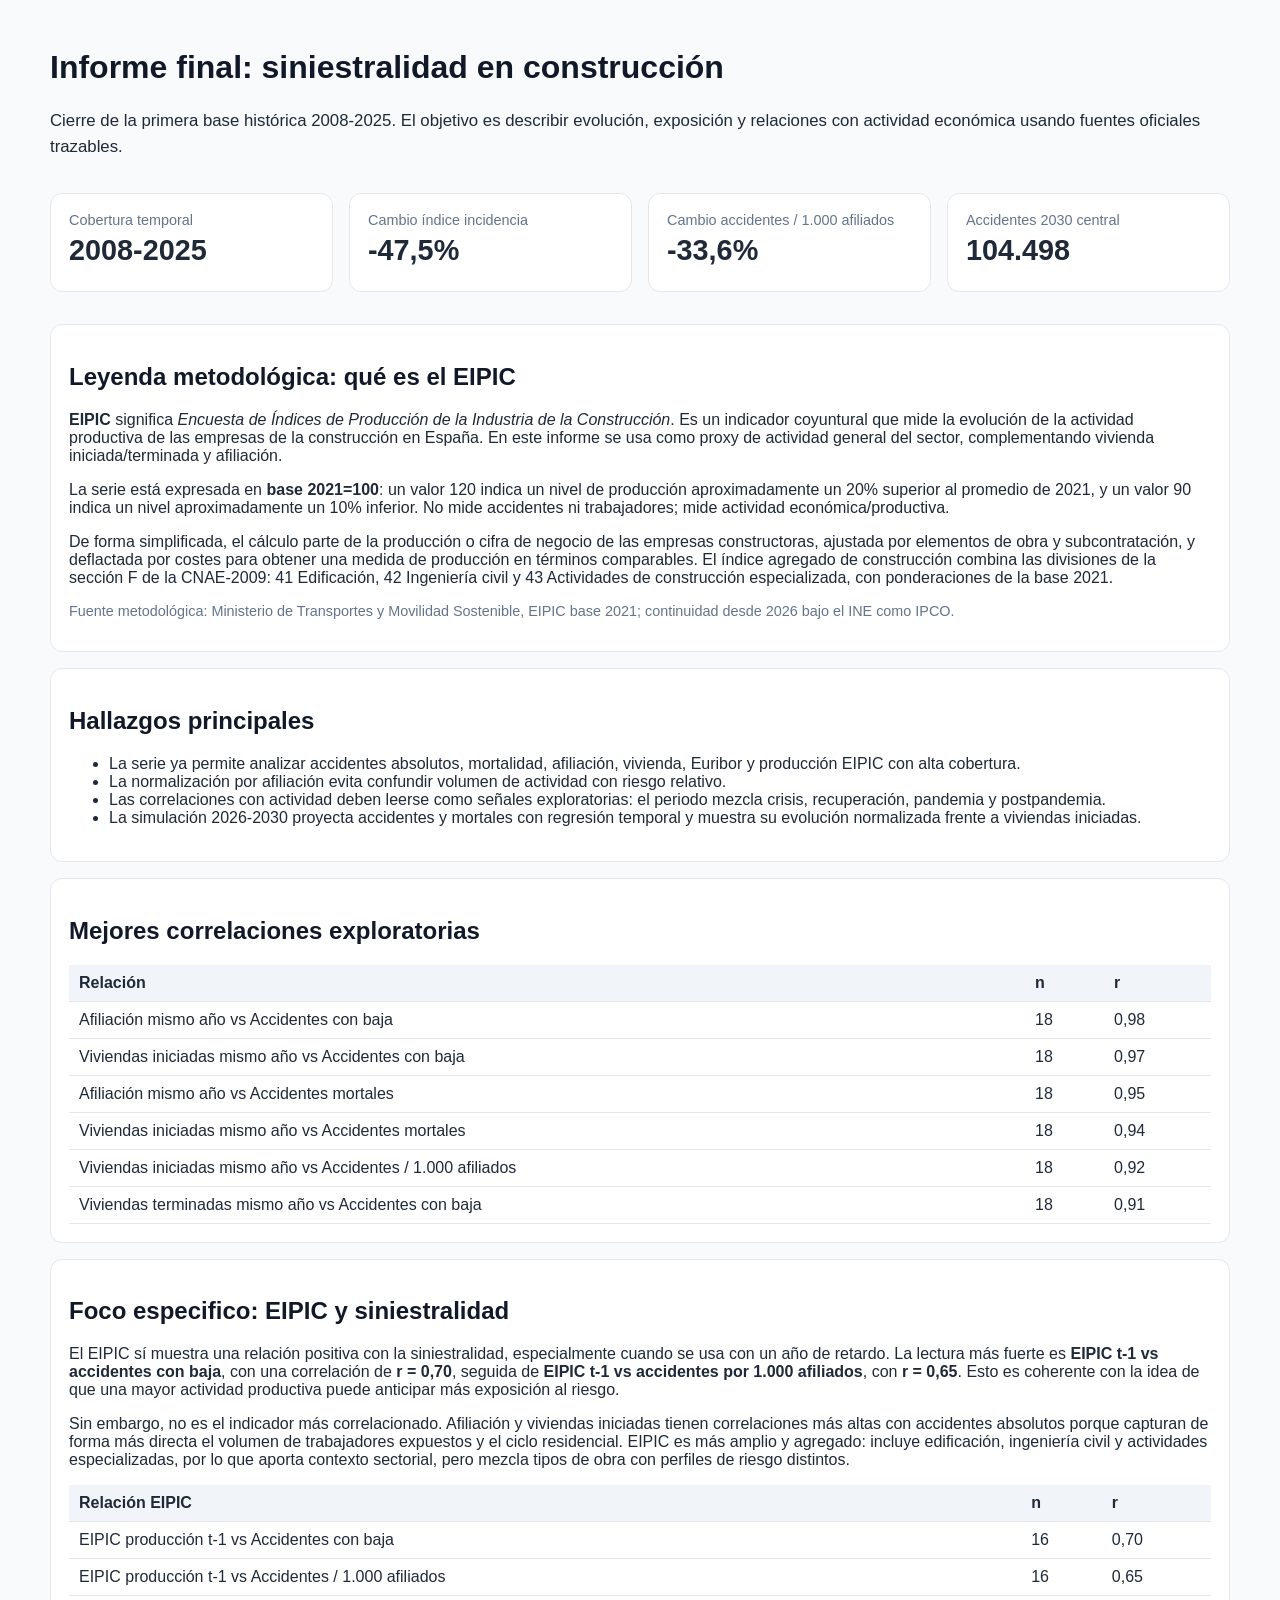
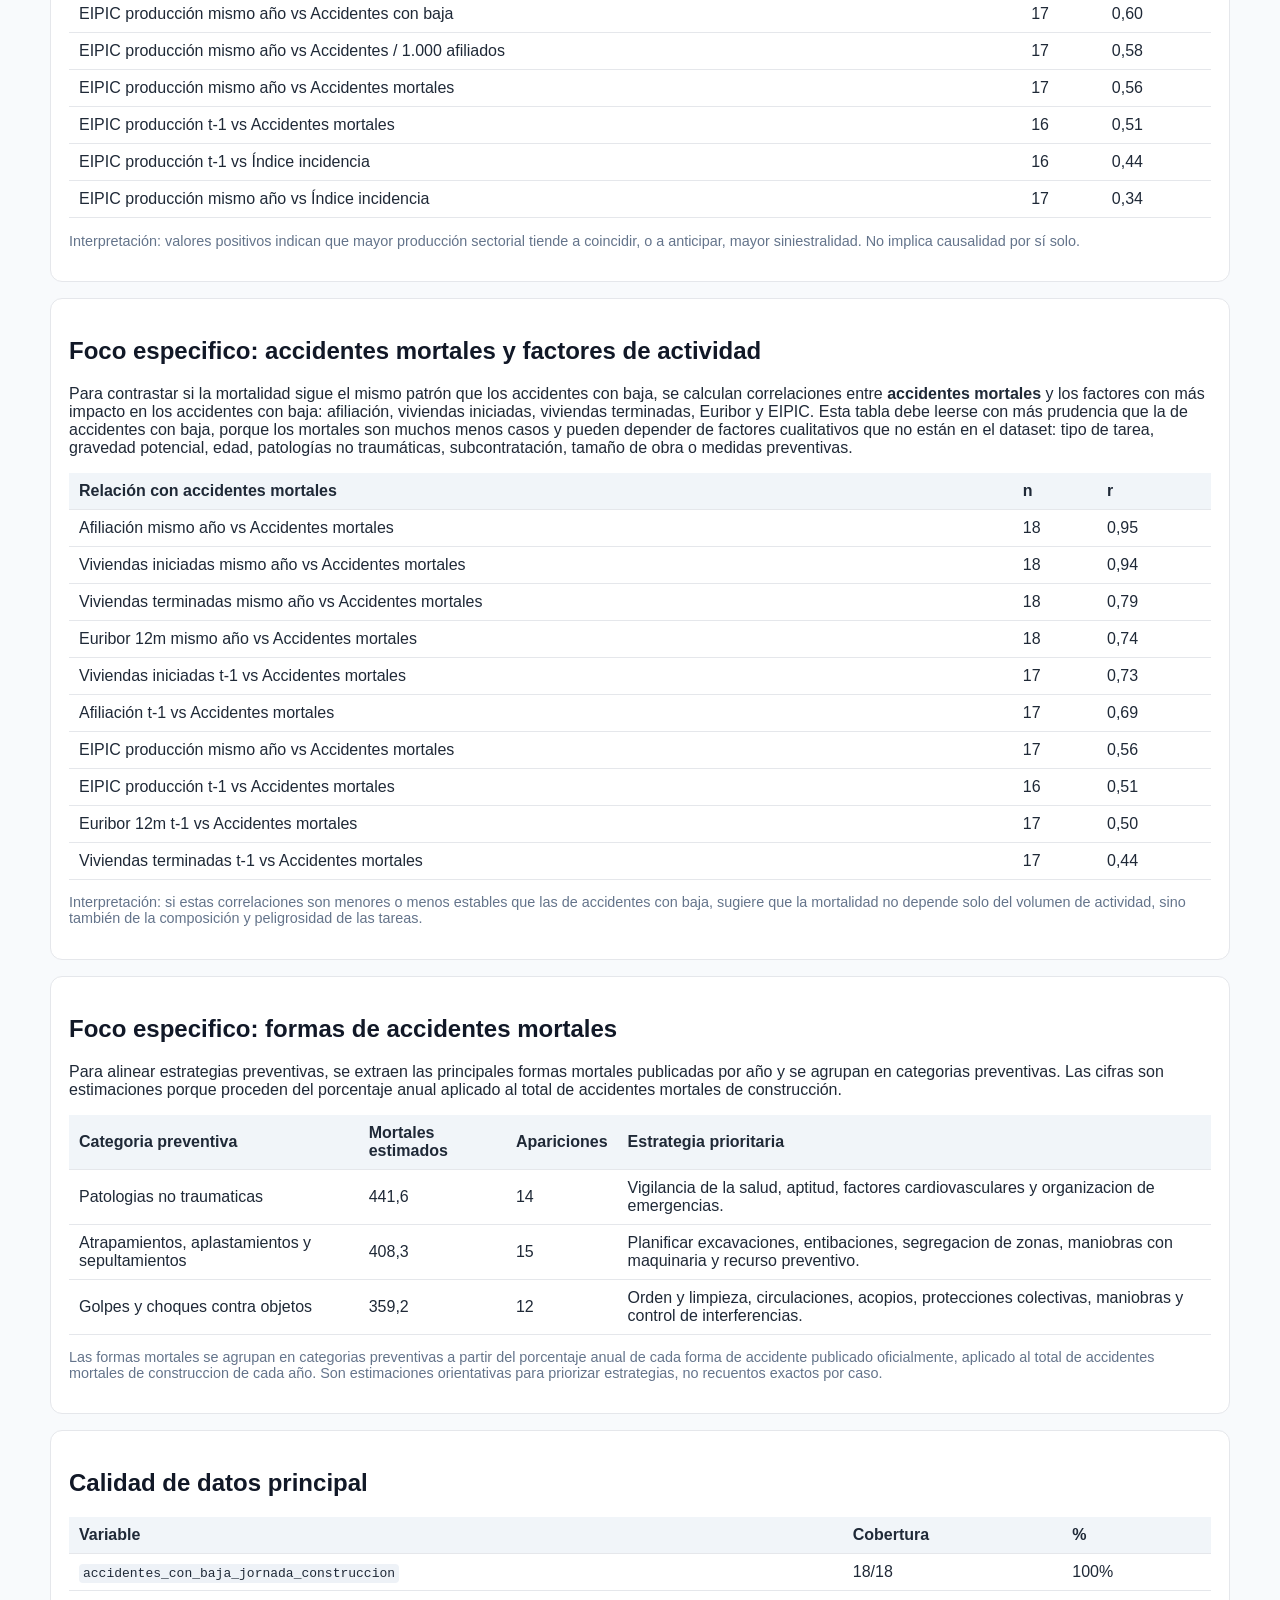
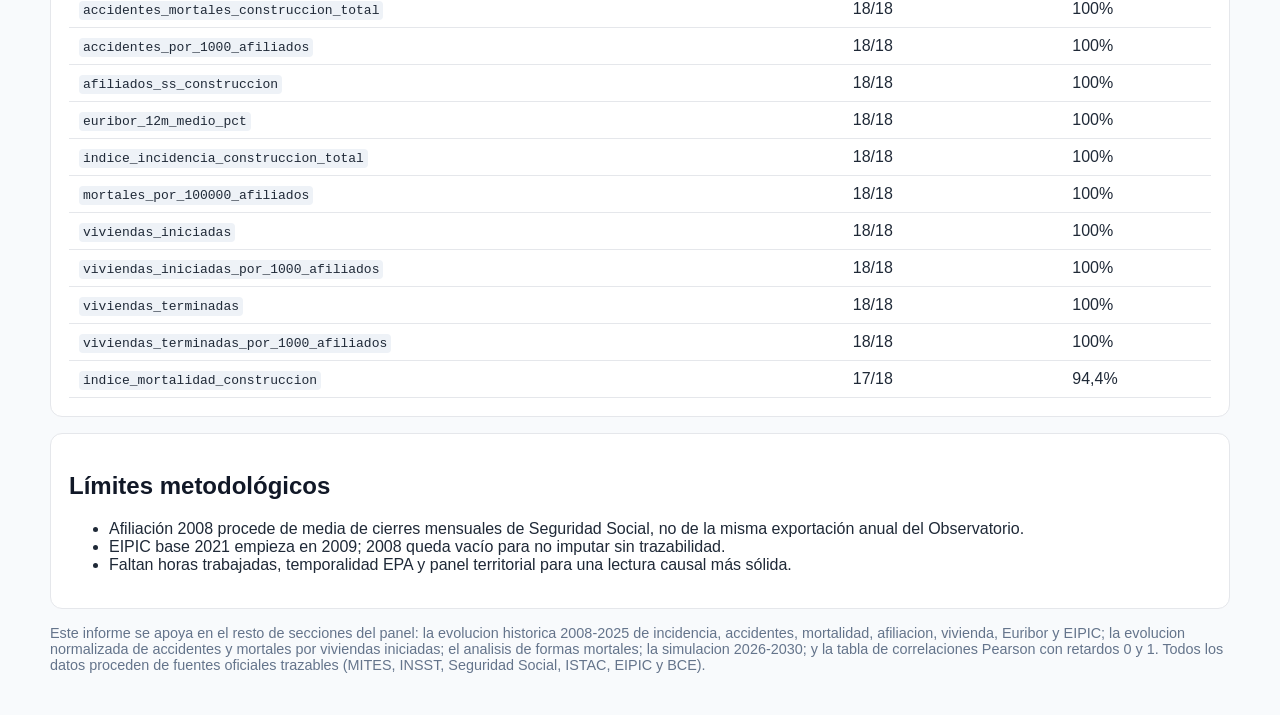
<file: reports/informe_final.html>
<!doctype html>
<html lang="es">
<head>
<meta charset="utf-8">
<meta name="viewport" content="width=device-width, initial-scale=1">
<title>Informe final</title>
<style>
body { font-family: Arial, sans-serif; margin: 0; background: #f8fafc; color: #1f2937; }
main { max-width: 1180px; margin: 0 auto; padding: 28px; }
h1, h2, h3 { color: #111827; }
.lead { font-size: 1.05rem; line-height: 1.55; }
.grid { display: grid; grid-template-columns: repeat(auto-fit, minmax(260px, 1fr)); gap: 16px; }
.card { background: #fff; border: 1px solid #e5e7eb; border-radius: 12px; padding: 18px; margin: 16px 0; }
.stat { font-size: 1.8rem; font-weight: 700; margin: 6px 0; }
.caption { color: #64748b; font-size: .9rem; }
img { max-width: 100%; height: auto; display: block; }
table { width: 100%; border-collapse: collapse; background: #fff; }
th, td { border-bottom: 1px solid #e5e7eb; padding: 9px 10px; text-align: left; }
th { background: #f1f5f9; }
code { background: #eef2f7; padding: 2px 4px; border-radius: 4px; }
</style>
</head>
<body><main>
<h1>Informe final: siniestralidad en construcción</h1>
<p class="lead">Cierre de la primera base histórica 2008-2025. El objetivo es describir evolución, exposición y relaciones con actividad económica usando fuentes oficiales trazables.</p>
<div class="grid">
  <div class="card"><div class="caption">Cobertura temporal</div><div class="stat">2008-2025</div></div>
  <div class="card"><div class="caption">Cambio índice incidencia</div><div class="stat">-47,5%</div></div>
  <div class="card"><div class="caption">Cambio accidentes / 1.000 afiliados</div><div class="stat">-33,6%</div></div>
  <div class="card"><div class="caption">Accidentes 2030 central</div><div class="stat">104.498</div></div>
</div>

<section class="card">
<h2>Leyenda metodológica: qué es el EIPIC</h2>
<p><strong>EIPIC</strong> significa <em>Encuesta de Índices de Producción de la Industria de la Construcción</em>. Es un indicador coyuntural que mide la evolución de la actividad productiva de las empresas de la construcción en España. En este informe se usa como proxy de actividad general del sector, complementando vivienda iniciada/terminada y afiliación.</p>
<p>La serie está expresada en <strong>base 2021=100</strong>: un valor 120 indica un nivel de producción aproximadamente un 20% superior al promedio de 2021, y un valor 90 indica un nivel aproximadamente un 10% inferior. No mide accidentes ni trabajadores; mide actividad económica/productiva.</p>
<p>De forma simplificada, el cálculo parte de la producción o cifra de negocio de las empresas constructoras, ajustada por elementos de obra y subcontratación, y deflactada por costes para obtener una medida de producción en términos comparables. El índice agregado de construcción combina las divisiones de la sección F de la CNAE-2009: 41 Edificación, 42 Ingeniería civil y 43 Actividades de construcción especializada, con ponderaciones de la base 2021.</p>
<p class="caption">Fuente metodológica: Ministerio de Transportes y Movilidad Sostenible, EIPIC base 2021; continuidad desde 2026 bajo el INE como IPCO.</p>
</section>

<section class="card"><h2>Hallazgos principales</h2>
<ul>
<li>La serie ya permite analizar accidentes absolutos, mortalidad, afiliación, vivienda, Euribor y producción EIPIC con alta cobertura.</li>
<li>La normalización por afiliación evita confundir volumen de actividad con riesgo relativo.</li>
<li>Las correlaciones con actividad deben leerse como señales exploratorias: el periodo mezcla crisis, recuperación, pandemia y postpandemia.</li>
<li>La simulación 2026-2030 proyecta accidentes y mortales con regresión temporal y muestra su evolución normalizada frente a viviendas iniciadas.</li>
</ul></section>
<section class="card"><h2>Mejores correlaciones exploratorias</h2><table><thead><tr><th>Relación</th><th>n</th><th>r</th></tr></thead><tbody><tr><td>Afiliación mismo año vs Accidentes con baja</td><td>18</td><td>0,98</td></tr><tr><td>Viviendas iniciadas mismo año vs Accidentes con baja</td><td>18</td><td>0,97</td></tr><tr><td>Afiliación mismo año vs Accidentes mortales</td><td>18</td><td>0,95</td></tr><tr><td>Viviendas iniciadas mismo año vs Accidentes mortales</td><td>18</td><td>0,94</td></tr><tr><td>Viviendas iniciadas mismo año vs Accidentes / 1.000 afiliados</td><td>18</td><td>0,92</td></tr><tr><td>Viviendas terminadas mismo año vs Accidentes con baja</td><td>18</td><td>0,91</td></tr></tbody></table></section>
<section class="card"><h2>Foco especifico: EIPIC y siniestralidad</h2>
<p>El EIPIC sí muestra una relación positiva con la siniestralidad, especialmente cuando se usa con un año de retardo. La lectura más fuerte es <strong>EIPIC t-1 vs accidentes con baja</strong>, con una correlación de <strong>r = 0,70</strong>, seguida de <strong>EIPIC t-1 vs accidentes por 1.000 afiliados</strong>, con <strong>r = 0,65</strong>. Esto es coherente con la idea de que una mayor actividad productiva puede anticipar más exposición al riesgo.</p>
<p>Sin embargo, no es el indicador más correlacionado. Afiliación y viviendas iniciadas tienen correlaciones más altas con accidentes absolutos porque capturan de forma más directa el volumen de trabajadores expuestos y el ciclo residencial. EIPIC es más amplio y agregado: incluye edificación, ingeniería civil y actividades especializadas, por lo que aporta contexto sectorial, pero mezcla tipos de obra con perfiles de riesgo distintos.</p>
<table><thead><tr><th>Relación EIPIC</th><th>n</th><th>r</th></tr></thead><tbody><tr><td>EIPIC producción t-1 vs Accidentes con baja</td><td>16</td><td>0,70</td></tr><tr><td>EIPIC producción t-1 vs Accidentes / 1.000 afiliados</td><td>16</td><td>0,65</td></tr><tr><td>EIPIC producción mismo año vs Accidentes con baja</td><td>17</td><td>0,60</td></tr><tr><td>EIPIC producción mismo año vs Accidentes / 1.000 afiliados</td><td>17</td><td>0,58</td></tr><tr><td>EIPIC producción mismo año vs Accidentes mortales</td><td>17</td><td>0,56</td></tr><tr><td>EIPIC producción t-1 vs Accidentes mortales</td><td>16</td><td>0,51</td></tr><tr><td>EIPIC producción t-1 vs Índice incidencia</td><td>16</td><td>0,44</td></tr><tr><td>EIPIC producción mismo año vs Índice incidencia</td><td>17</td><td>0,34</td></tr></tbody></table>
<p class="caption">Interpretación: valores positivos indican que mayor producción sectorial tiende a coincidir, o a anticipar, mayor siniestralidad. No implica causalidad por sí solo.</p>
</section>
<section class="card"><h2>Foco especifico: accidentes mortales y factores de actividad</h2>
<p>Para contrastar si la mortalidad sigue el mismo patrón que los accidentes con baja, se calculan correlaciones entre <strong>accidentes mortales</strong> y los factores con más impacto en los accidentes con baja: afiliación, viviendas iniciadas, viviendas terminadas, Euribor y EIPIC. Esta tabla debe leerse con más prudencia que la de accidentes con baja, porque los mortales son muchos menos casos y pueden depender de factores cualitativos que no están en el dataset: tipo de tarea, gravedad potencial, edad, patologías no traumáticas, subcontratación, tamaño de obra o medidas preventivas.</p>
<table><thead><tr><th>Relación con accidentes mortales</th><th>n</th><th>r</th></tr></thead><tbody><tr><td>Afiliación mismo año vs Accidentes mortales</td><td>18</td><td>0,95</td></tr><tr><td>Viviendas iniciadas mismo año vs Accidentes mortales</td><td>18</td><td>0,94</td></tr><tr><td>Viviendas terminadas mismo año vs Accidentes mortales</td><td>18</td><td>0,79</td></tr><tr><td>Euribor 12m mismo año vs Accidentes mortales</td><td>18</td><td>0,74</td></tr><tr><td>Viviendas iniciadas t-1 vs Accidentes mortales</td><td>17</td><td>0,73</td></tr><tr><td>Afiliación t-1 vs Accidentes mortales</td><td>17</td><td>0,69</td></tr><tr><td>EIPIC producción mismo año vs Accidentes mortales</td><td>17</td><td>0,56</td></tr><tr><td>EIPIC producción t-1 vs Accidentes mortales</td><td>16</td><td>0,51</td></tr><tr><td>Euribor 12m t-1 vs Accidentes mortales</td><td>17</td><td>0,50</td></tr><tr><td>Viviendas terminadas t-1 vs Accidentes mortales</td><td>17</td><td>0,44</td></tr></tbody></table>
<p class="caption">Interpretación: si estas correlaciones son menores o menos estables que las de accidentes con baja, sugiere que la mortalidad no depende solo del volumen de actividad, sino también de la composición y peligrosidad de las tareas.</p>
</section>
<section class="card"><h2>Foco especifico: formas de accidentes mortales</h2>
<p>Para alinear estrategias preventivas, se extraen las principales formas mortales publicadas por año y se agrupan en categorias preventivas. Las cifras son estimaciones porque proceden del porcentaje anual aplicado al total de accidentes mortales de construcción.</p>
<table><thead><tr><th>Categoria preventiva</th><th>Mortales estimados</th><th>Apariciones</th><th>Estrategia prioritaria</th></tr></thead><tbody><tr><td>Patologias no traumaticas</td><td>441,6</td><td>14</td><td>Vigilancia de la salud, aptitud, factores cardiovasculares y organizacion de emergencias.</td></tr><tr><td>Atrapamientos, aplastamientos y sepultamientos</td><td>408,3</td><td>15</td><td>Planificar excavaciones, entibaciones, segregacion de zonas, maniobras con maquinaria y recurso preventivo.</td></tr><tr><td>Golpes y choques contra objetos</td><td>359,2</td><td>12</td><td>Orden y limpieza, circulaciones, acopios, protecciones colectivas, maniobras y control de interferencias.</td></tr></tbody></table>
<p class="caption">Las formas mortales se agrupan en categorias preventivas a partir del porcentaje anual de cada forma de accidente publicado oficialmente, aplicado al total de accidentes mortales de construccion de cada año. Son estimaciones orientativas para priorizar estrategias, no recuentos exactos por caso.</p>
</section>
<section class="card"><h2>Calidad de datos principal</h2><table><thead><tr><th>Variable</th><th>Cobertura</th><th>%</th></tr></thead><tbody><tr><td><code>accidentes_con_baja_jornada_construccion</code></td><td>18/18</td><td>100%</td></tr><tr><td><code>accidentes_mortales_construccion_total</code></td><td>18/18</td><td>100%</td></tr><tr><td><code>accidentes_por_1000_afiliados</code></td><td>18/18</td><td>100%</td></tr><tr><td><code>afiliados_ss_construccion</code></td><td>18/18</td><td>100%</td></tr><tr><td><code>euribor_12m_medio_pct</code></td><td>18/18</td><td>100%</td></tr><tr><td><code>indice_incidencia_construccion_total</code></td><td>18/18</td><td>100%</td></tr><tr><td><code>mortales_por_100000_afiliados</code></td><td>18/18</td><td>100%</td></tr><tr><td><code>viviendas_iniciadas</code></td><td>18/18</td><td>100%</td></tr><tr><td><code>viviendas_iniciadas_por_1000_afiliados</code></td><td>18/18</td><td>100%</td></tr><tr><td><code>viviendas_terminadas</code></td><td>18/18</td><td>100%</td></tr><tr><td><code>viviendas_terminadas_por_1000_afiliados</code></td><td>18/18</td><td>100%</td></tr><tr><td><code>indice_mortalidad_construccion</code></td><td>17/18</td><td>94,4%</td></tr></tbody></table></section>
<section class="card"><h2>Límites metodológicos</h2>
<ul>
<li>Afiliación 2008 procede de media de cierres mensuales de Seguridad Social, no de la misma exportación anual del Observatorio.</li>
<li>EIPIC base 2021 empieza en 2009; 2008 queda vacío para no imputar sin trazabilidad.</li>
<li>Faltan horas trabajadas, temporalidad EPA y panel territorial para una lectura causal más sólida.</li>
</ul></section>
<p class="caption">Este informe se apoya en el resto de secciones del panel: la evolucion historica 2008-2025 de incidencia, accidentes, mortalidad, afiliacion, vivienda, Euribor y EIPIC; la evolucion normalizada de accidentes y mortales por viviendas iniciadas; el analisis de formas mortales; la simulacion 2026-2030; y la tabla de correlaciones Pearson con retardos 0 y 1. Todos los datos proceden de fuentes oficiales trazables (MITES, INSST, Seguridad Social, ISTAC, EIPIC y BCE).</p>
</main></body>
</html>
</file>
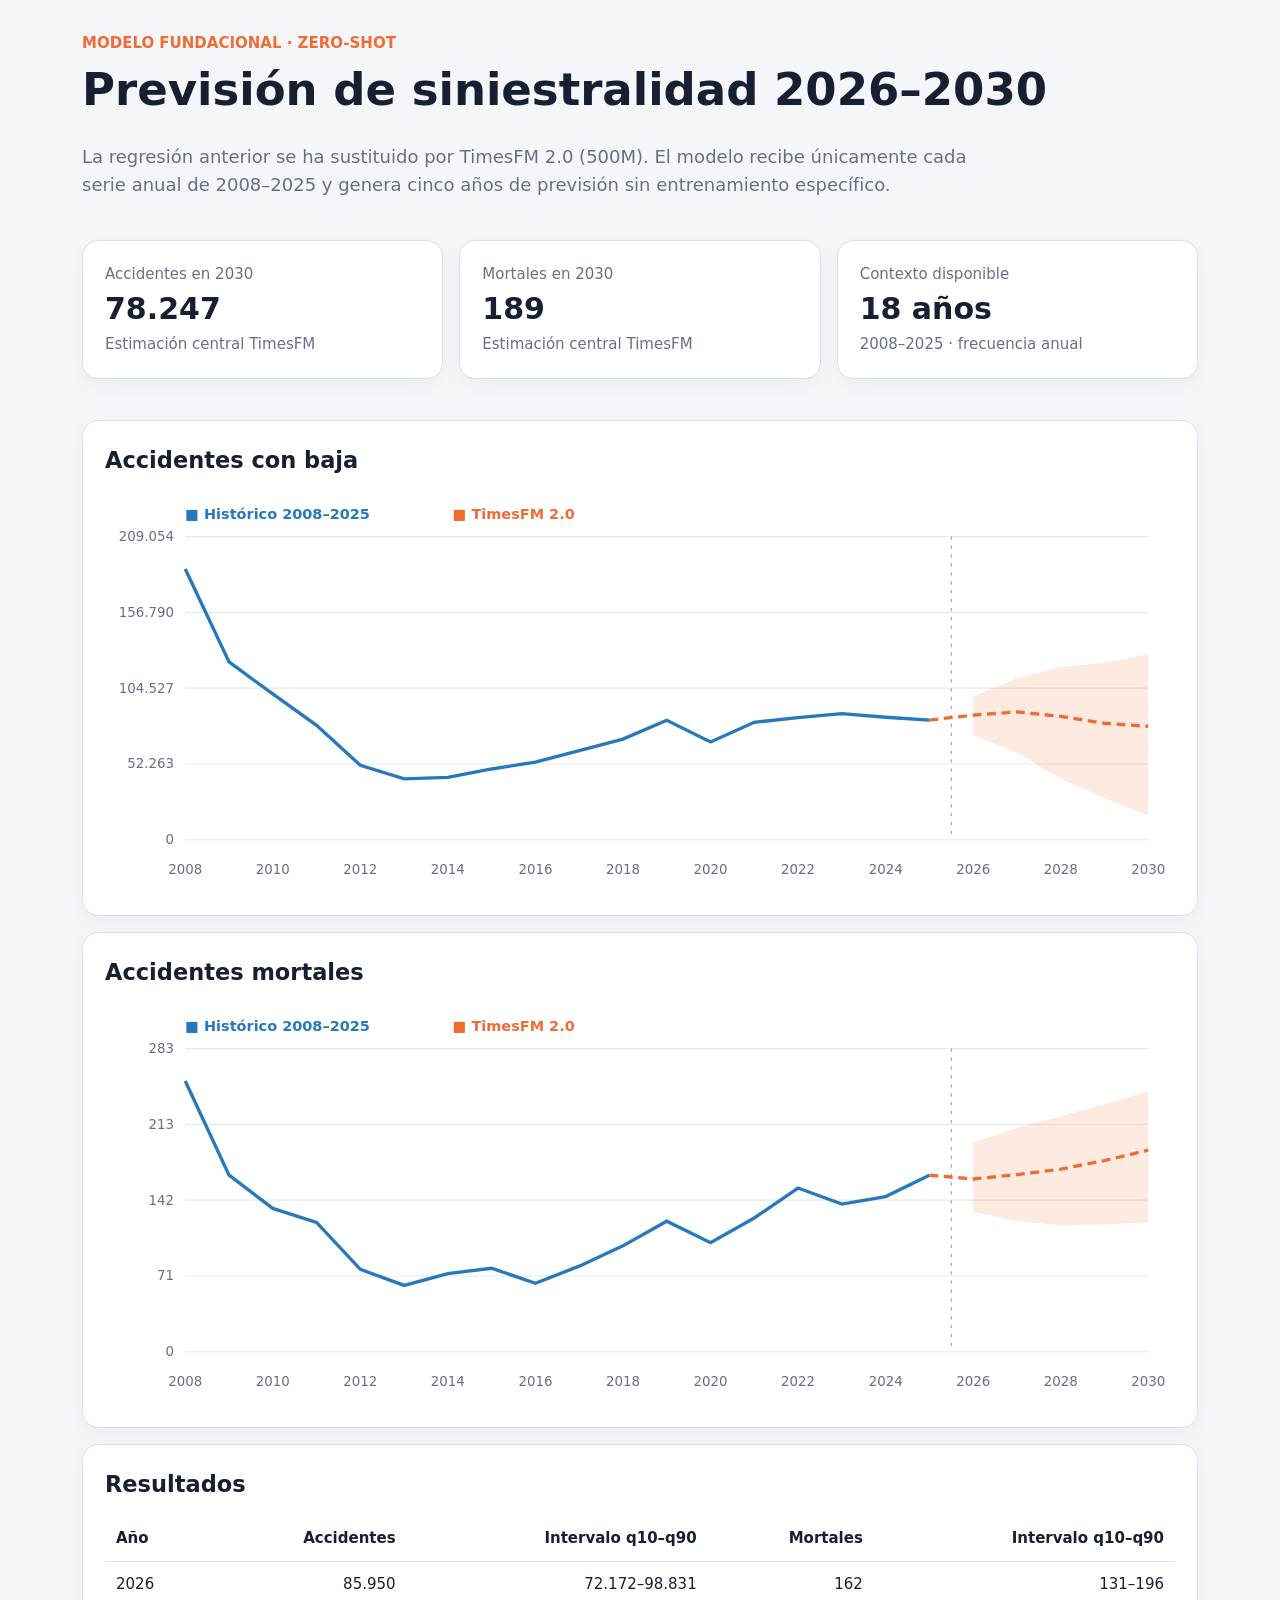
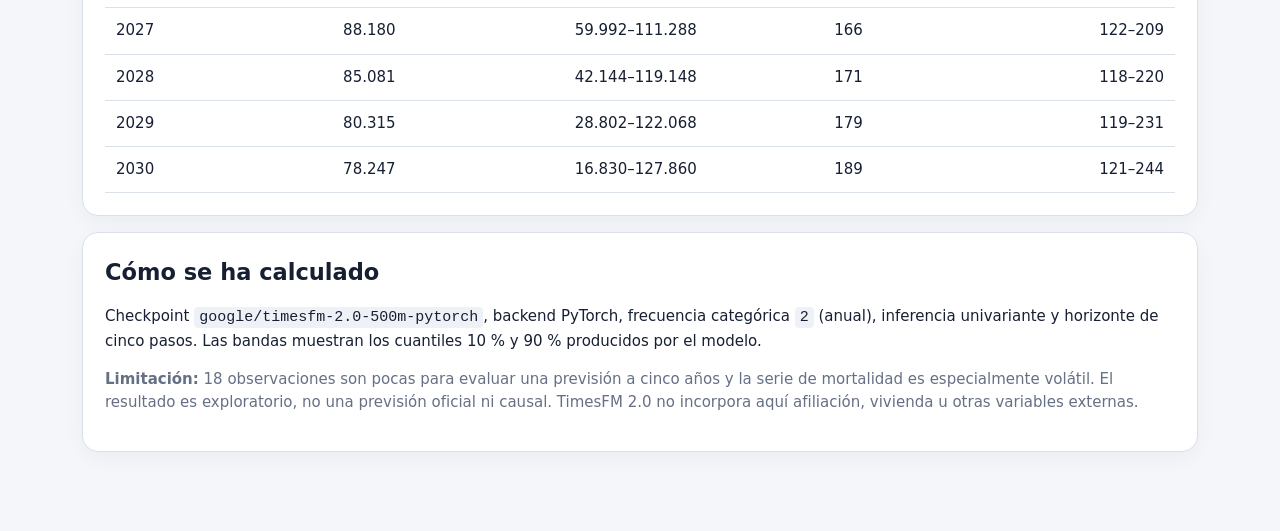
<file: reports/simulacion_5_anios.html>
<!doctype html>
<html lang="es"><head><meta charset="utf-8"><meta name="viewport" content="width=device-width,initial-scale=1">
<title>Previsión TimesFM 2026-2030</title>
<style>
:root{--ink:#172033;--muted:#667085;--card:#fff;--line:#d9e0ea;--brand:#ef6c35;--blue:#2878bd;--green:#128c6a}
*{box-sizing:border-box} body{margin:0;background:#f4f6f9;color:var(--ink);font:15px/1.55 system-ui,sans-serif}
main{max-width:1160px;margin:auto;padding:32px 22px 64px} h1{font-size:clamp(28px,4vw,45px);margin:0 0 8px}
h2{margin:0 0 14px} .lead{font-size:18px;color:var(--muted);max-width:900px}
.kpis{display:grid;grid-template-columns:repeat(3,1fr);gap:16px;margin:25px 0}
.card{background:var(--card);border:1px solid var(--line);border-radius:16px;padding:22px;margin:16px 0;box-shadow:0 6px 20px #1b263b0b}
.kpi strong{display:block;font-size:30px} .kpi span,.note{color:var(--muted)} .tag{color:var(--brand);font-weight:750}
.chart{display:block;width:100%;min-height:260px} .grid line{stroke:#e5eaf1} .grid text,.axis text{fill:#667085;font-size:12px}
.actual,.serie{fill:none;stroke-width:3} .actual{stroke:var(--blue)}
.serie-timesfm{stroke:var(--brand);stroke-dasharray:8 5} .serie-regresion{stroke:var(--green);stroke-dasharray:2 6}
.band{fill:#ef6c3525} .divider{stroke:#98a2b3;stroke-dasharray:3 5}
.legend text{font-size:13px;font-weight:700} .legend .l-actual{fill:var(--blue)} .legend .l-timesfm{fill:var(--brand)} .legend .l-regresion{fill:var(--green)}
table{width:100%;border-collapse:collapse} th,td{padding:11px;border-bottom:1px solid var(--line);text-align:right}
th:first-child,td:first-child{text-align:left} .up{color:#b42318;font-weight:650} .down{color:#128c6a;font-weight:650}
code{background:#eef2f6;padding:2px 5px;border-radius:4px} @media(max-width:700px){.kpis{grid-template-columns:1fr}.card{overflow:auto}}
</style></head><body><main>
<span class="tag">MODELO FUNDACIONAL · ZERO-SHOT</span>
<h1>Previsión de siniestralidad 2026–2030</h1>
<p class="lead">La regresión anterior se ha sustituido por TimesFM 2.0 (500M). El modelo recibe únicamente cada serie anual de 2008–2025 y genera cinco años de previsión sin entrenamiento específico.</p>
<section class="kpis">
  <div class="card kpi"><span>Accidentes en 2030</span><strong>78.247</strong><span>Estimación central TimesFM</span></div>
  <div class="card kpi"><span>Mortales en 2030</span><strong>189</strong><span>Estimación central TimesFM</span></div>
  <div class="card kpi"><span>Contexto disponible</span><strong>18 años</strong><span>2008–2025 · frecuencia anual</span></div>
</section>
<section class="card"><h2>Accidentes con baja</h2>
    <svg class="chart" viewBox="0 0 960 360" role="img" aria-label="Accidentes con baja">
      <g class="grid"><line x1="72" y1="312.0" x2="936" y2="312.0"/><text x="62" y="316.0" text-anchor="end">0</text><line x1="72" y1="244.0" x2="936" y2="244.0"/><text x="62" y="248.0" text-anchor="end">52.263</text><line x1="72" y1="176.0" x2="936" y2="176.0"/><text x="62" y="180.0" text-anchor="end">104.527</text><line x1="72" y1="108.0" x2="936" y2="108.0"/><text x="62" y="112.0" text-anchor="end">156.790</text><line x1="72" y1="40.0" x2="936" y2="40.0"/><text x="62" y="44.0" text-anchor="end">209.054</text></g>
      <line class="divider" x1="759.3" y1="40" x2="759.3" y2="312"/>
      <polygon class="band" points="778.9,183.4 818.2,167.2 857.5,157.0 896.7,153.2 936.0,145.6 936.0,290.1 896.7,274.5 857.5,257.2 818.2,233.9 778.9,218.1"/>
      <polyline class="actual" points="72.0,69.1 111.3,152.5 150.5,181.2 189.8,209.3 229.1,245.2 268.4,257.4 307.6,256.0 346.9,248.5 386.2,242.3 425.5,232.1 464.7,221.7 504.0,204.8 543.3,224.3 582.5,206.6 621.8,202.5 661.1,198.9 700.4,202.1 739.6,204.6"/>
      <polyline class="serie serie-timesfm" points="739.6,204.6 778.9,200.2 818.2,197.3 857.5,201.3 896.7,207.5 936.0,210.2"/>
      <g class="axis"><text x="72.0" y="343" text-anchor="middle">2008</text><text x="150.5" y="343" text-anchor="middle">2010</text><text x="229.1" y="343" text-anchor="middle">2012</text><text x="307.6" y="343" text-anchor="middle">2014</text><text x="386.2" y="343" text-anchor="middle">2016</text><text x="464.7" y="343" text-anchor="middle">2018</text><text x="543.3" y="343" text-anchor="middle">2020</text><text x="621.8" y="343" text-anchor="middle">2022</text><text x="700.4" y="343" text-anchor="middle">2024</text><text x="778.9" y="343" text-anchor="middle">2026</text><text x="857.5" y="343" text-anchor="middle">2028</text><text x="936.0" y="343" text-anchor="middle">2030</text></g>
      <g class="legend"><text class="l-actual" x="72" y="24">■ Histórico 2008–2025</text><text class="l-timesfm" x="312" y="24">■ TimesFM 2.0</text></g>
    </svg></section>
<section class="card"><h2>Accidentes mortales</h2>
    <svg class="chart" viewBox="0 0 960 360" role="img" aria-label="Accidentes mortales">
      <g class="grid"><line x1="72" y1="312.0" x2="936" y2="312.0"/><text x="62" y="316.0" text-anchor="end">0</text><line x1="72" y1="244.0" x2="936" y2="244.0"/><text x="62" y="248.0" text-anchor="end">71</text><line x1="72" y1="176.0" x2="936" y2="176.0"/><text x="62" y="180.0" text-anchor="end">142</text><line x1="72" y1="108.0" x2="936" y2="108.0"/><text x="62" y="112.0" text-anchor="end">213</text><line x1="72" y1="40.0" x2="936" y2="40.0"/><text x="62" y="44.0" text-anchor="end">283</text></g>
      <line class="divider" x1="759.3" y1="40" x2="759.3" y2="312"/>
      <polygon class="band" points="778.9,124.3 818.2,111.2 857.5,100.6 896.7,90.0 936.0,78.2 936.0,195.9 896.7,197.8 857.5,198.4 818.2,195.0 778.9,186.3"/>
      <polyline class="actual" points="72.0,69.1 111.3,153.6 150.5,183.4 189.8,195.9 229.1,238.1 268.4,252.5 307.6,241.9 346.9,237.1 386.2,250.6 425.5,235.2 464.7,217.0 504.0,194.9 543.3,214.1 582.5,192.0 621.8,165.1 661.1,179.5 700.4,172.8 739.6,153.6"/>
      <polyline class="serie serie-timesfm" points="739.6,153.6 778.9,157.0 818.2,153.1 857.5,148.2 896.7,140.5 936.0,131.1"/>
      <g class="axis"><text x="72.0" y="343" text-anchor="middle">2008</text><text x="150.5" y="343" text-anchor="middle">2010</text><text x="229.1" y="343" text-anchor="middle">2012</text><text x="307.6" y="343" text-anchor="middle">2014</text><text x="386.2" y="343" text-anchor="middle">2016</text><text x="464.7" y="343" text-anchor="middle">2018</text><text x="543.3" y="343" text-anchor="middle">2020</text><text x="621.8" y="343" text-anchor="middle">2022</text><text x="700.4" y="343" text-anchor="middle">2024</text><text x="778.9" y="343" text-anchor="middle">2026</text><text x="857.5" y="343" text-anchor="middle">2028</text><text x="936.0" y="343" text-anchor="middle">2030</text></g>
      <g class="legend"><text class="l-actual" x="72" y="24">■ Histórico 2008–2025</text><text class="l-timesfm" x="312" y="24">■ TimesFM 2.0</text></g>
    </svg></section>
<section class="card"><h2>Resultados</h2><table><thead><tr><th>Año</th><th>Accidentes</th><th>Intervalo q10–q90</th><th>Mortales</th><th>Intervalo q10–q90</th></tr></thead><tbody><tr><td>2026</td><td>85.950</td><td>72.172–98.831</td><td>162</td><td>131–196</td></tr><tr><td>2027</td><td>88.180</td><td>59.992–111.288</td><td>166</td><td>122–209</td></tr><tr><td>2028</td><td>85.081</td><td>42.144–119.148</td><td>171</td><td>118–220</td></tr><tr><td>2029</td><td>80.315</td><td>28.802–122.068</td><td>179</td><td>119–231</td></tr><tr><td>2030</td><td>78.247</td><td>16.830–127.860</td><td>189</td><td>121–244</td></tr></tbody></table></section>
<section class="card"><h2>Cómo se ha calculado</h2>
<p>Checkpoint <code>google/timesfm-2.0-500m-pytorch</code>, backend PyTorch, frecuencia categórica <code>2</code> (anual), inferencia univariante y horizonte de cinco pasos. Las bandas muestran los cuantiles 10 % y 90 % producidos por el modelo.</p>
<p class="note"><strong>Limitación:</strong> 18 observaciones son pocas para evaluar una previsión a cinco años y la serie de mortalidad es especialmente volátil. El resultado es exploratorio, no una previsión oficial ni causal. TimesFM 2.0 no incorpora aquí afiliación, vivienda u otras variables externas.</p>
</section>
</main></body></html>
</file>
<file: assets/styles.css>
/* ============================================================
   Dashboard Premium - Siniestralidad en Construccion
   Sistema de diseno: variables, tema claro/oscuro, responsive
   ============================================================ */

:root {
  color-scheme: light;

  --bg: #eef2f7;
  --bg-grad-1: #e7edf6;
  --bg-grad-2: #f4f7fb;
  --surface: #ffffff;
  --surface-2: #f6f8fc;
  --surface-alt: #f1f5f9;
  --border: #e2e8f0;
  --border-strong: #cbd5e1;

  --text: #0f172a;
  --text-soft: #475569;
  --text-muted: #64748b;

  --brand: #1d4ed8;
  --brand-2: #0ea5e9;
  --brand-soft: #e0ecff;
  --accent: #f97316;
  --danger: #dc2626;

  --shadow-sm: 0 1px 2px rgba(15, 23, 42, .06);
  --shadow-md: 0 6px 20px rgba(15, 23, 42, .08);
  --shadow-lg: 0 18px 50px rgba(15, 23, 42, .14);

  --radius: 16px;
  --radius-sm: 10px;
  --sidebar-w: 300px;
  --header-h: 68px;

  --font: system-ui, -apple-system, "Segoe UI", Roboto, Helvetica, Arial, sans-serif;
}

[data-theme="dark"] {
  color-scheme: dark;

  --bg: #0a0f1c;
  --bg-grad-1: #0b1428;
  --bg-grad-2: #0a0f1c;
  --surface: #111a2e;
  --surface-2: #0f1729;
  --surface-alt: #172136;
  --border: #24304a;
  --border-strong: #33415f;

  --text: #e8eef8;
  --text-soft: #aab6cc;
  --text-muted: #7f8fab;

  --brand: #5b8cff;
  --brand-2: #38bdf8;
  --brand-soft: #16233f;
  --accent: #fb923c;
  --danger: #f87171;

  --shadow-sm: 0 1px 2px rgba(0, 0, 0, .4);
  --shadow-md: 0 8px 24px rgba(0, 0, 0, .45);
  --shadow-lg: 0 22px 60px rgba(0, 0, 0, .55);
}

* { box-sizing: border-box; }

html, body { height: 100%; }

body {
  margin: 0;
  font-family: var(--font);
  color: var(--text);
  background:
    radial-gradient(1200px 600px at 100% -10%, var(--bg-grad-1), transparent 60%),
    radial-gradient(900px 500px at -10% 110%, var(--bg-grad-2), transparent 55%),
    var(--bg);
  min-height: 100vh;
  -webkit-font-smoothing: antialiased;
  transition: background-color .3s ease, color .3s ease;
}

a { color: var(--brand); }

/* ---------------- Layout ---------------- */
.app {
  display: grid;
  grid-template-columns: var(--sidebar-w) 1fr;
  grid-template-rows: var(--header-h) 1fr;
  grid-template-areas:
    "brand header"
    "sidebar main";
  height: 100vh;
  overflow: hidden;
}

/* ---------------- Brand corner ---------------- */
.brand {
  grid-area: brand;
  display: flex;
  align-items: center;
  gap: 12px;
  padding: 0 20px;
  border-bottom: 1px solid var(--border);
  border-right: 1px solid var(--border);
  background: var(--surface);
}

.brand__logo {
  width: 38px; height: 38px;
  flex: 0 0 auto;
  border-radius: 11px;
  background: linear-gradient(135deg, var(--brand), var(--brand-2));
  display: grid; place-items: center;
  color: #fff; font-weight: 800; font-size: 1.1rem;
  box-shadow: var(--shadow-sm);
}

.brand__name { font-weight: 700; font-size: 1.02rem; letter-spacing: .2px; }
.brand__sub { font-size: .72rem; color: var(--text-muted); }

/* ---------------- Header ---------------- */
.header {
  grid-area: header;
  display: flex;
  align-items: center;
  gap: 14px;
  padding: 0 22px;
  background: var(--surface);
  border-bottom: 1px solid var(--border);
}

.header__title { display: flex; flex-direction: column; min-width: 0; }
.header__title h1 {
  margin: 0; font-size: 1.05rem; font-weight: 700;
  white-space: nowrap; overflow: hidden; text-overflow: ellipsis;
}
.header__title p { margin: 0; font-size: .8rem; color: var(--text-muted); }

.header__spacer { flex: 1 1 auto; }

.iconbtn {
  display: inline-flex; align-items: center; gap: 8px;
  height: 38px; padding: 0 14px;
  border: 1px solid var(--border);
  background: var(--surface-alt);
  color: var(--text-soft);
  border-radius: 999px;
  font: inherit; font-size: .84rem; font-weight: 600;
  cursor: pointer;
  transition: all .18s ease;
  white-space: nowrap;
}
.iconbtn:hover { border-color: var(--border-strong); color: var(--text); box-shadow: var(--shadow-sm); }
.iconbtn svg { width: 16px; height: 16px; }
.iconbtn--icon { padding: 0; width: 38px; justify-content: center; }

.menu-toggle { display: none; }

/* ---------------- Sidebar ---------------- */
.sidebar {
  grid-area: sidebar;
  background: var(--surface);
  border-right: 1px solid var(--border);
  overflow-y: auto;
  padding: 16px 14px 28px;
}

.nav-group__label {
  font-size: .7rem; font-weight: 700; letter-spacing: .09em;
  text-transform: uppercase; color: var(--text-muted);
  padding: 14px 12px 8px;
}

.nav-item {
  display: flex; align-items: flex-start; gap: 12px;
  width: 100%;
  padding: 11px 12px;
  margin: 3px 0;
  border: 1px solid transparent;
  border-radius: var(--radius-sm);
  background: transparent;
  color: var(--text-soft);
  font: inherit; text-align: left;
  cursor: pointer;
  transition: all .16s ease;
}
.nav-item:hover { background: var(--surface-alt); color: var(--text); }
.nav-item.is-active {
  background: var(--brand-soft);
  border-color: color-mix(in srgb, var(--brand) 30%, transparent);
  color: var(--text);
}
.nav-item.is-active .nav-item__num {
  background: linear-gradient(135deg, var(--brand), var(--brand-2));
  color: #fff; border-color: transparent;
}

.nav-item__num {
  flex: 0 0 auto;
  width: 26px; height: 26px;
  display: grid; place-items: center;
  border-radius: 8px;
  border: 1px solid var(--border);
  background: var(--surface-2);
  font-size: .82rem; font-weight: 700;
  color: var(--text-soft);
}
.nav-item__body { min-width: 0; }
.nav-item__title { font-size: .9rem; font-weight: 600; line-height: 1.25; }
.nav-item__desc { font-size: .76rem; color: var(--text-muted); margin-top: 2px; line-height: 1.3; }

.sidebar__foot {
  margin-top: 18px; padding: 14px 12px;
  border-top: 1px dashed var(--border);
  font-size: .74rem; color: var(--text-muted); line-height: 1.5;
}

/* ---------------- Main ---------------- */
.main {
  grid-area: main;
  position: relative;
  overflow: hidden;
  padding: 18px;
}

.view { height: 100%; }
.view[hidden] { display: none; }

/* ---------------- Overview (Resumen) ---------------- */
.overview {
  height: 100%;
  overflow-y: auto;
  padding-right: 4px;
}

.hero {
  position: relative;
  overflow: hidden;
  border-radius: var(--radius);
  padding: 34px 32px;
  color: #fff;
  background:
    radial-gradient(900px 500px at 110% -30%, rgba(255,255,255,.18), transparent 60%),
    linear-gradient(135deg, #0b3fb0 0%, #1d4ed8 45%, #0ea5e9 100%);
  box-shadow: var(--shadow-lg);
}
.hero__tag {
  display: inline-block;
  font-size: .74rem; font-weight: 700; letter-spacing: .08em; text-transform: uppercase;
  background: rgba(255,255,255,.16);
  padding: 6px 12px; border-radius: 999px;
  backdrop-filter: blur(4px);
}
.hero h2 { margin: 14px 0 8px; font-size: 1.9rem; line-height: 1.15; font-weight: 800; }
.hero p { margin: 0; max-width: 60ch; font-size: 1.02rem; line-height: 1.55; color: rgba(255,255,255,.9); }

.kpis {
  display: grid;
  grid-template-columns: repeat(auto-fit, minmax(210px, 1fr));
  gap: 16px;
  margin: 20px 0 8px;
}
.kpi {
  background: var(--surface);
  border: 1px solid var(--border);
  border-radius: var(--radius);
  padding: 18px 20px;
  box-shadow: var(--shadow-sm);
  transition: transform .18s ease, box-shadow .18s ease;
}
.kpi:hover { transform: translateY(-3px); box-shadow: var(--shadow-md); }
.kpi__label { font-size: .8rem; color: var(--text-muted); font-weight: 600; }
.kpi__value { font-size: 1.85rem; font-weight: 800; margin: 6px 0 2px; letter-spacing: -.5px; }
.kpi__value.pos { color: #16a34a; }
.kpi__value.neg { color: var(--danger); }
.kpi__hint { font-size: .76rem; color: var(--text-muted); }

.section-title {
  margin: 26px 4px 12px;
  font-size: 1.05rem; font-weight: 700;
  display: flex; align-items: center; gap: 10px;
}
.section-title::before {
  content: ""; width: 4px; height: 18px; border-radius: 3px;
  background: linear-gradient(180deg, var(--brand), var(--brand-2));
}

.cards {
  display: grid;
  grid-template-columns: repeat(auto-fill, minmax(260px, 1fr));
  gap: 16px;
  padding-bottom: 24px;
}
.card {
  display: flex; flex-direction: column;
  text-align: left;
  background: var(--surface);
  border: 1px solid var(--border);
  border-radius: var(--radius);
  padding: 20px;
  cursor: pointer;
  font: inherit; color: inherit;
  box-shadow: var(--shadow-sm);
  transition: transform .18s ease, box-shadow .18s ease, border-color .18s ease;
}
.card:hover { transform: translateY(-4px); box-shadow: var(--shadow-md); border-color: var(--border-strong); }
.card__badge {
  align-self: flex-start;
  font-size: .7rem; font-weight: 700; letter-spacing: .04em;
  color: var(--brand);
  background: var(--brand-soft);
  padding: 4px 10px; border-radius: 999px;
  margin-bottom: 12px;
}
.card__num { font-size: .78rem; font-weight: 700; color: var(--text-muted); }
.card h3 { margin: 4px 0 8px; font-size: 1.1rem; }
.card p { margin: 0; color: var(--text-soft); font-size: .9rem; line-height: 1.45; flex: 1 1 auto; }
.card__cta { margin-top: 14px; font-size: .85rem; font-weight: 700; color: var(--brand); }
.card__cta::after { content: " \2192"; }

/* ---------------- Report viewer ---------------- */
.viewer { height: 100%; display: flex; flex-direction: column; }
.viewer__bar {
  display: flex; align-items: center; gap: 12px;
  padding: 12px 16px;
  background: var(--surface);
  border: 1px solid var(--border);
  border-radius: var(--radius) var(--radius) 0 0;
}
.viewer__crumb { font-size: .8rem; color: var(--text-muted); }
.viewer__crumb b { color: var(--text); font-weight: 700; }
.viewer__actions { margin-left: auto; display: flex; gap: 8px; }

.viewer__frame-wrap {
  position: relative;
  flex: 1 1 auto;
  border: 1px solid var(--border);
  border-top: none;
  border-radius: 0 0 var(--radius) var(--radius);
  overflow: hidden;
  background: var(--surface-2);
}
.viewer iframe {
  width: 100%; height: 100%;
  border: 0; display: block;
  background: #fff;
}

.loader {
  position: absolute; inset: 0;
  display: grid; place-items: center;
  background: var(--surface-2);
  transition: opacity .25s ease;
}
.loader[hidden] { display: none; }
.spinner {
  width: 40px; height: 40px;
  border: 3px solid var(--border-strong);
  border-top-color: var(--brand);
  border-radius: 50%;
  animation: spin .8s linear infinite;
}
@keyframes spin { to { transform: rotate(360deg); } }

/* ---------------- Backdrop (mobile) ---------------- */
.backdrop {
  display: none;
  position: fixed; inset: 0;
  background: rgba(2, 6, 23, .5);
  z-index: 40;
}

/* ---------------- Responsive ---------------- */
@media (max-width: 900px) {
  .app {
    grid-template-columns: 1fr;
    grid-template-rows: var(--header-h) 1fr;
    grid-template-areas:
      "header"
      "main";
  }
  .brand { display: none; }
  .menu-toggle { display: inline-flex; }

  .sidebar {
    position: fixed;
    top: 0; left: 0; bottom: 0;
    width: min(84vw, var(--sidebar-w));
    z-index: 50;
    transform: translateX(-100%);
    transition: transform .28s ease;
    box-shadow: var(--shadow-lg);
  }
  .sidebar.is-open { transform: translateX(0); }
  .backdrop.is-open { display: block; }

  .hero { padding: 26px 22px; }
  .hero h2 { font-size: 1.5rem; }
  .main { padding: 12px; }
}

@media (max-width: 520px) {
  .header__title p { display: none; }
  .viewer__crumb { display: none; }
  .kpi__value { font-size: 1.5rem; }
}

@media (prefers-reduced-motion: reduce) {
  * { transition: none !important; animation: none !important; }
}
</file>
